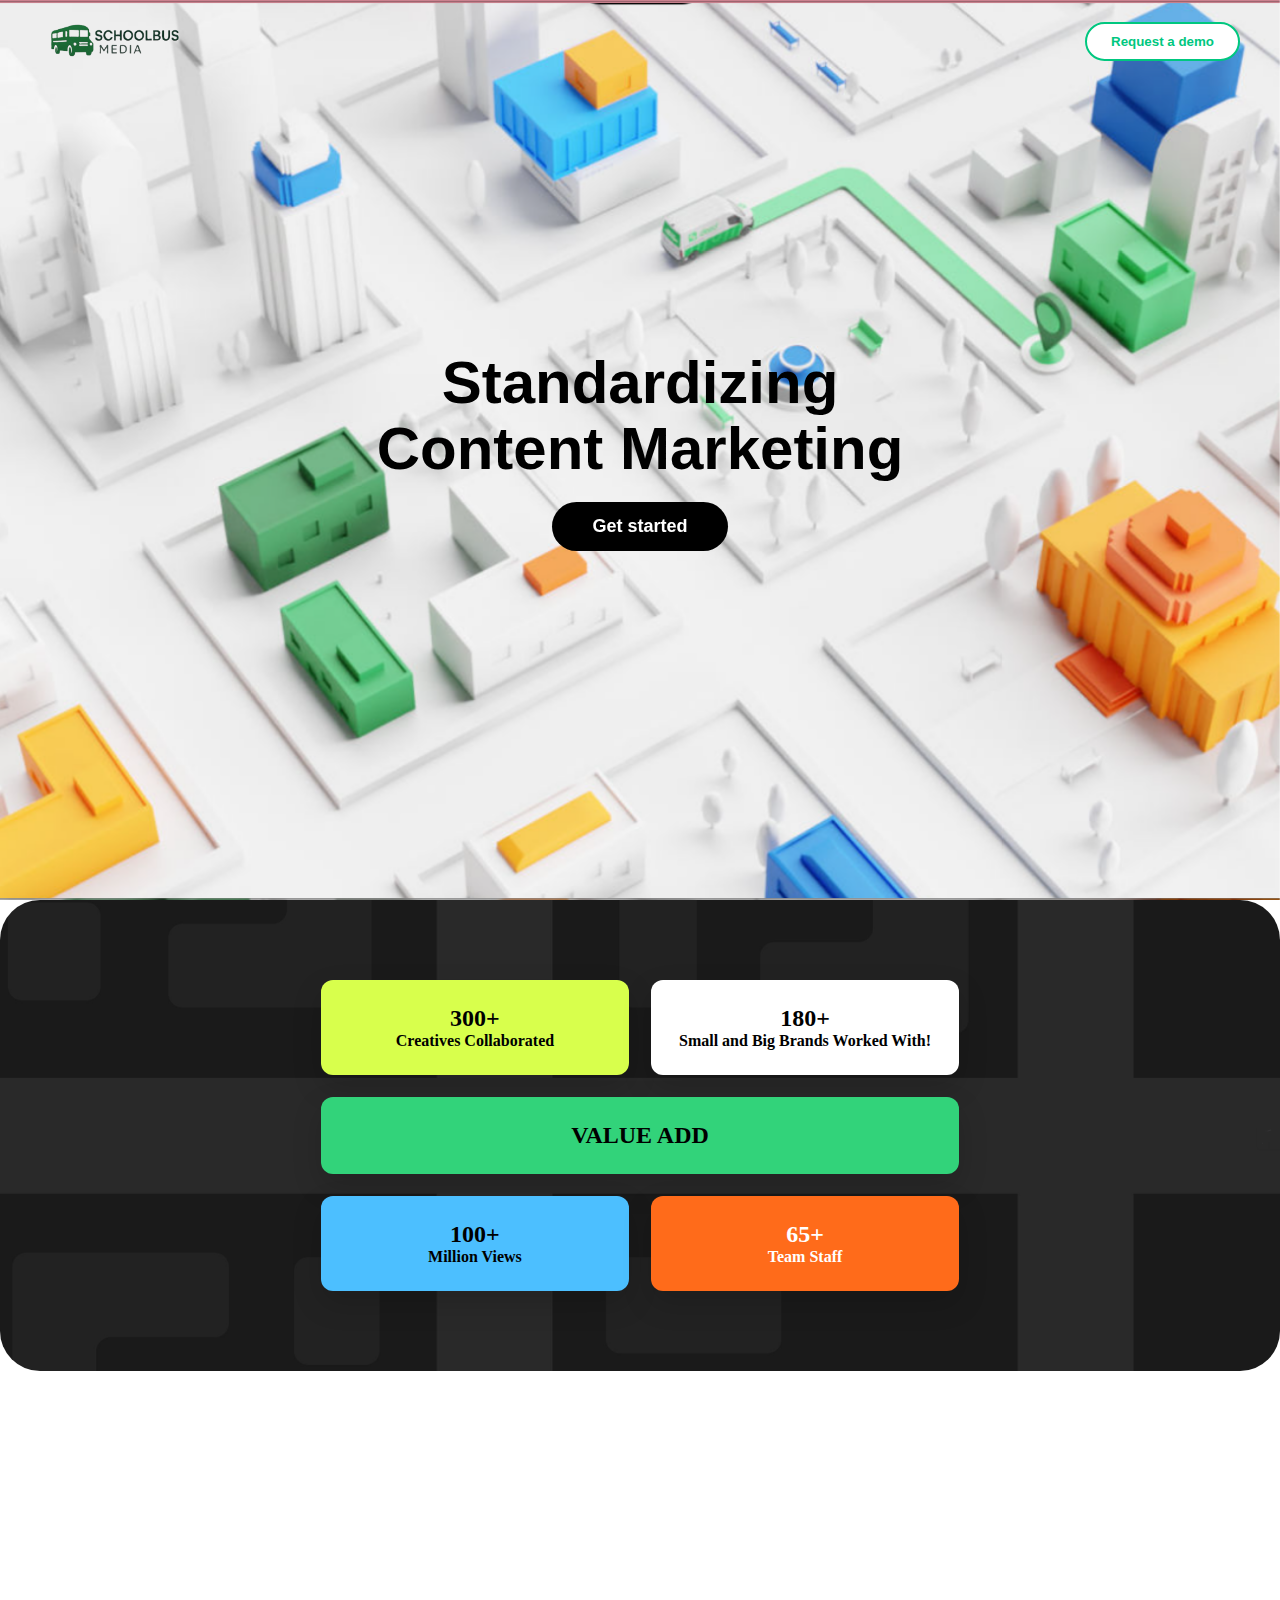
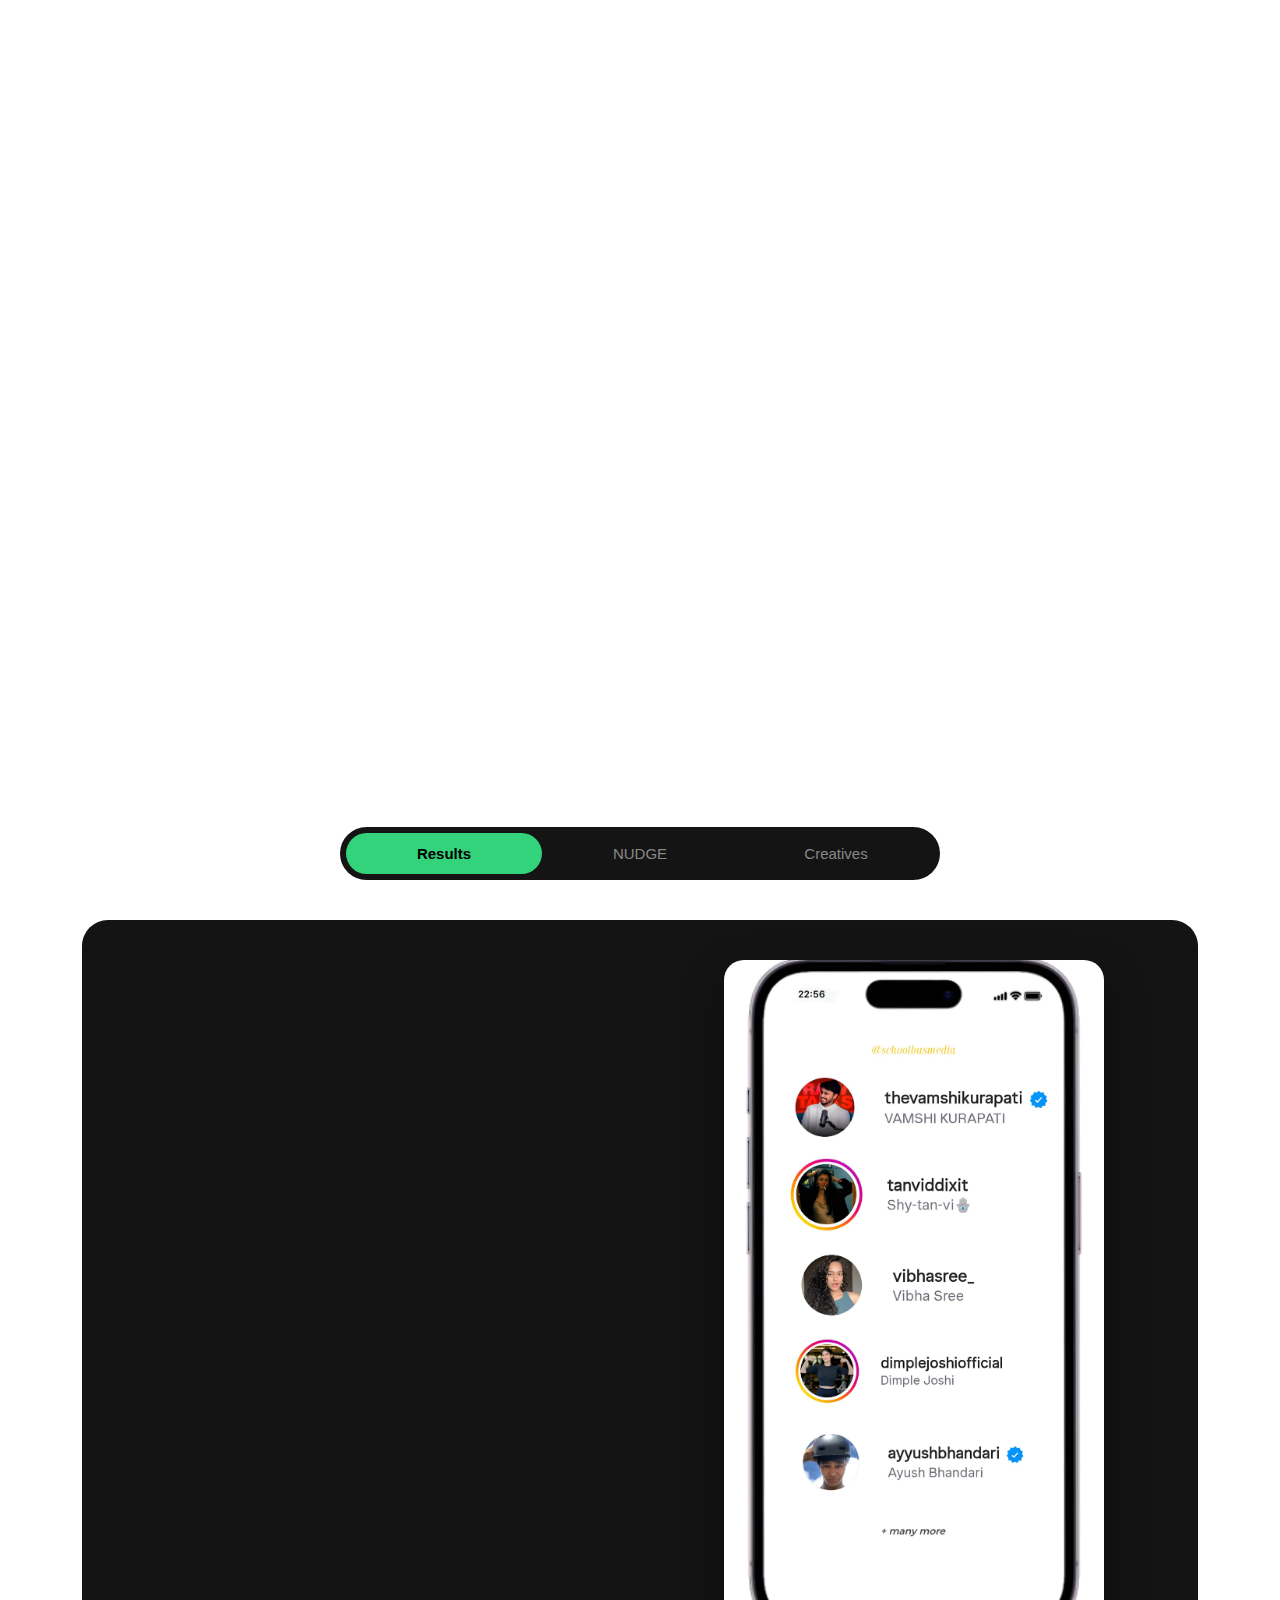
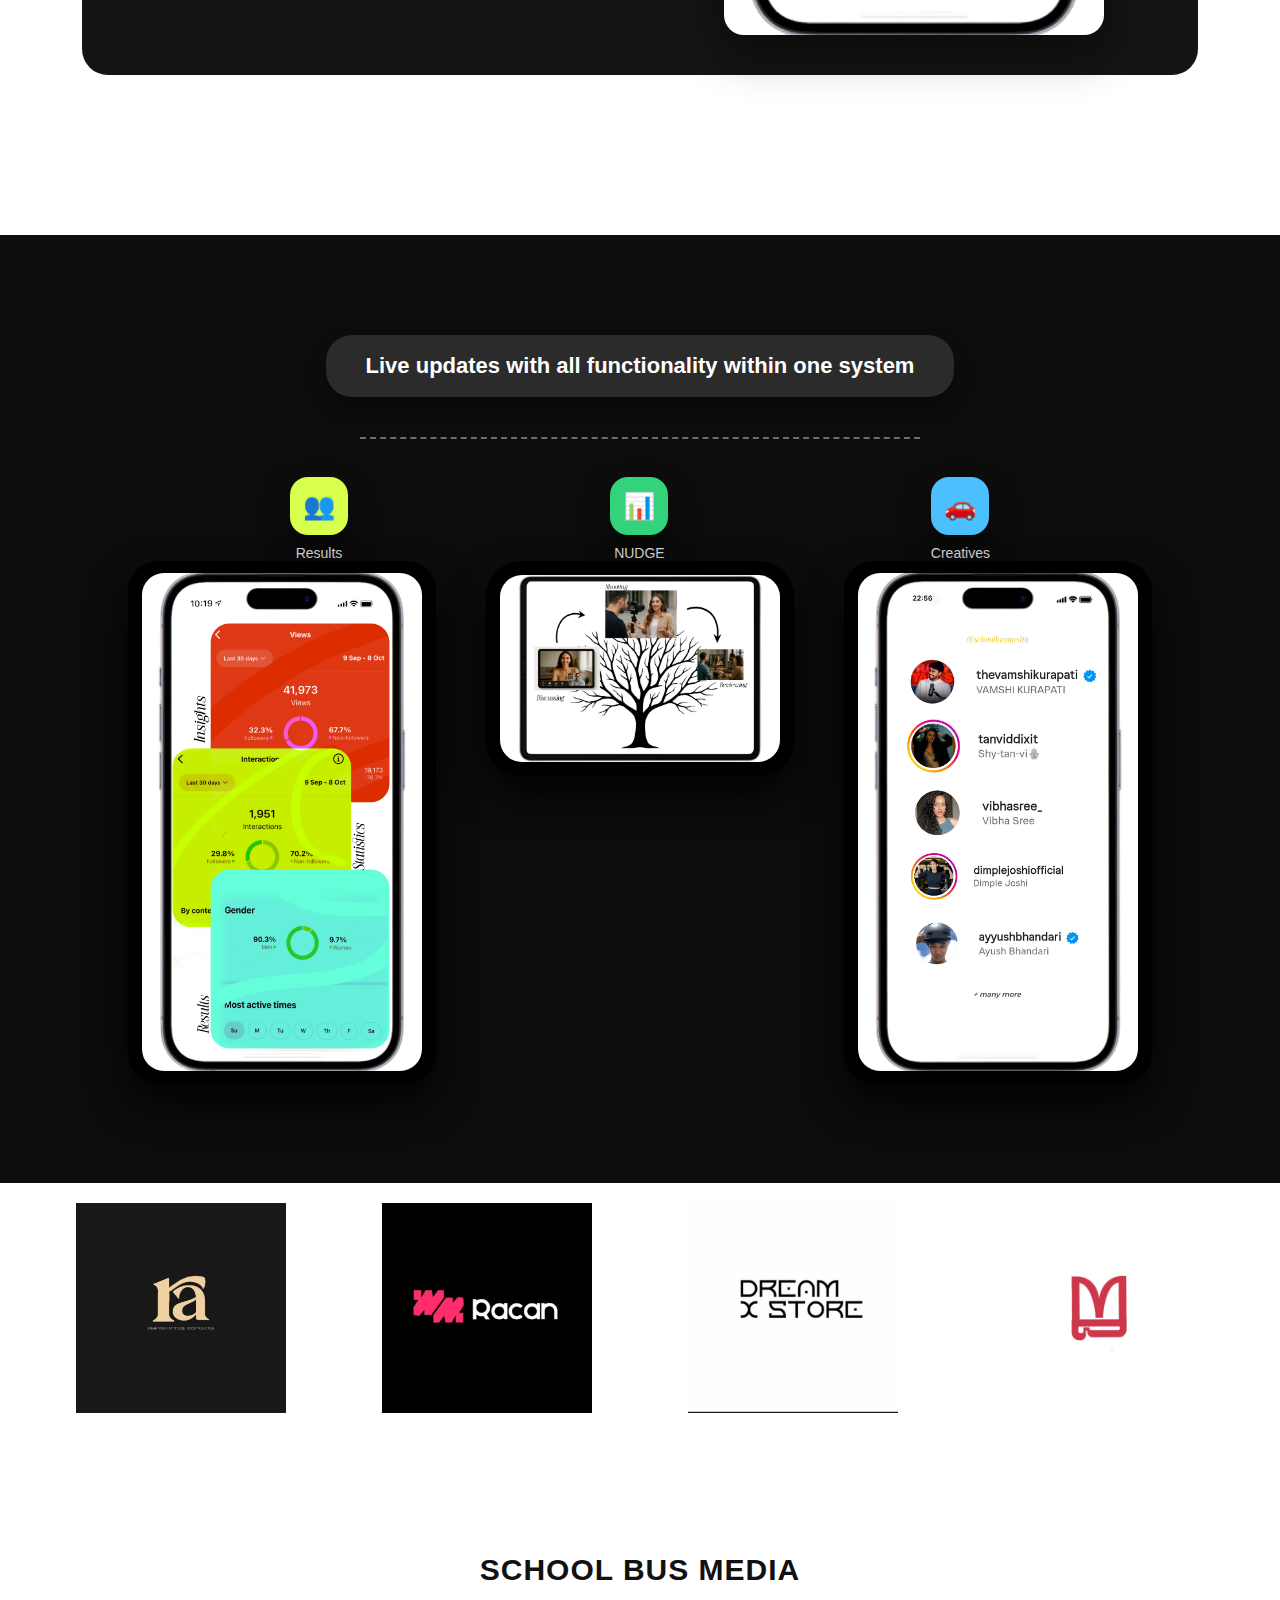
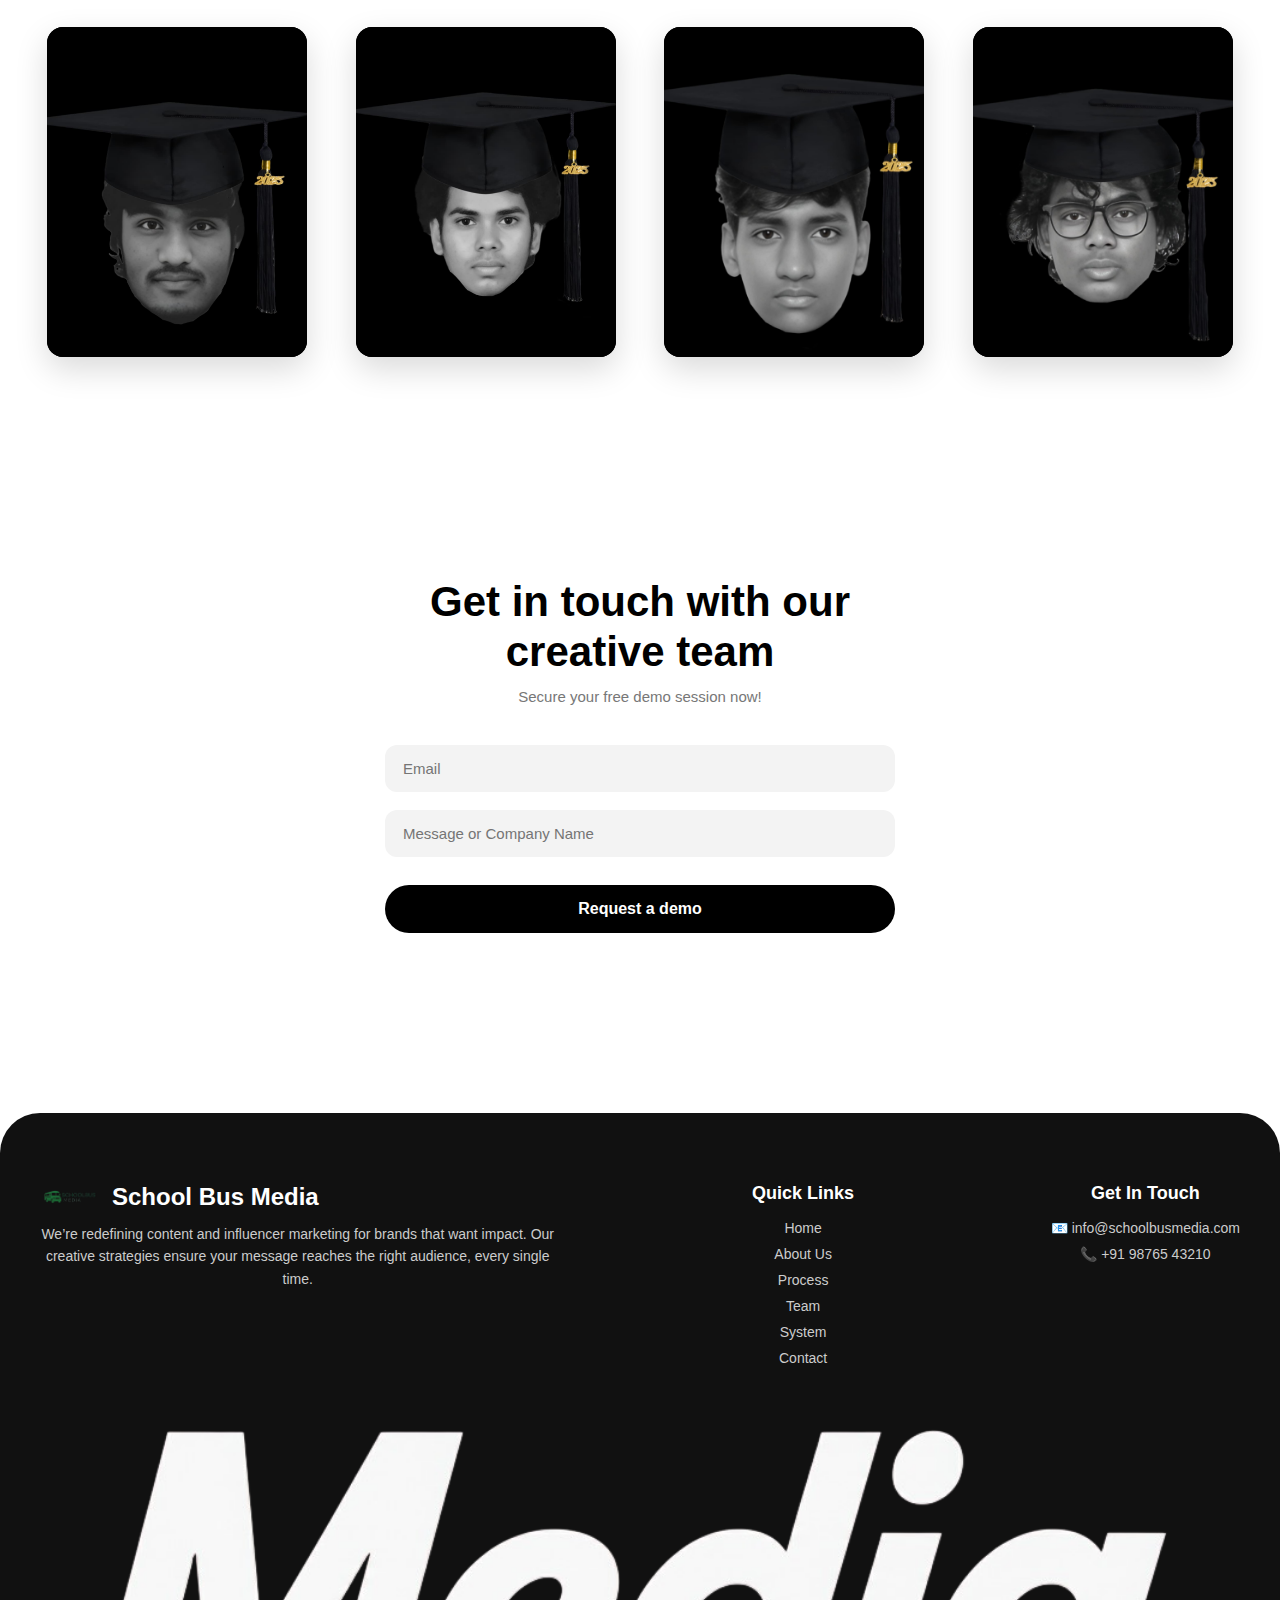
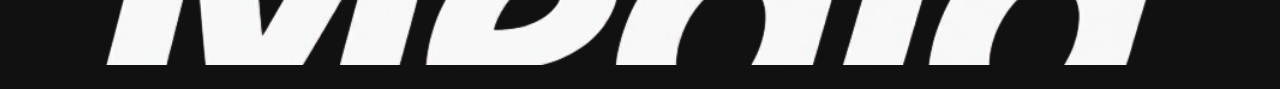
<file: index.html>
<!DOCTYPE html>
<html lang="en">
<head>
<meta charset="UTF-8" />
<meta name="viewport" content="width=device-width, initial-scale=1.0" />
  <title>SCHOOL BUS  MEDIA</title>
  <link rel="stylesheet" href="icon.jpg">
  <link rel="icon" type="image/png" href="icon.jpg">

<style>
/* ------------------- GLOBAL ------------------- */
* {
  margin: 0;
  padding: 0;
  box-sizing: border-box;
}
body {
  font-family: "Poppins", sans-serif;
  background: #fff;
  overflow-x: hidden;
}

/* ------------------- HEADER ------------------- */
header {
  width: 100%;
  position: absolute;
  top: 0;
  left: 0;
  padding: 20px 40px;
  display: flex;
  justify-content: space-between;
  align-items: center;
  z-index: 10;
}

.logo img {
  width: 150px;
}

.btn-demo {
  padding: 10px 24px;
  border-radius: 25px;
  border: 2px solid #00c77f;
  background: white;
  color: #00c77f;
  cursor: pointer;
  font-weight: 600;
  transition: all 0.3s ease;
}
.btn-demo:hover {
  background: #00c77f;
  color: #fff;
}

/* ------------------- HERO ------------------- */
.hero {
  width: 100%;
  height: 100vh;
  position: relative;
  display: flex;
  align-items: center;
  justify-content: center;
}

.hero-bg {
  position: absolute;
  inset: 0;
  width: 100%;
  height: 100%;
  overflow: hidden;
}

.tilt-card {
  width: 100%;
  height: 100%;
  transform-style: preserve-3d;
  transition: transform 0.2s ease-out;
  cursor: pointer;
}

.tilt-card img {
  width: 100%;
  height: 100%;
  object-fit: cover;
  pointer-events: none;
}

.hero-content {
  position: absolute;
  text-align: center;
  color: #000;
}

.hero h1 {
  font-size: 60px;
  font-weight: 800;
  line-height: 1.1;
}

.btn-started {
  margin-top: 20px;
  background: black;
  color: white;
  padding: 14px 40px;
  border-radius: 40px;
  border: none;
  cursor: pointer;
  font-size: 18px;
  font-weight: 600;
  transition: all 0.3s ease;
}
.btn-started:hover {
  background: #333;
}

/* ------------------- MOBILE ------------------- */
@media (max-width: 768px) {
  header {
    padding: 15px 20px;
  }
  .hero h1 {
    font-size: 34px;
  }
}

.value-add {
  width: 100%;
  padding: 80px 20px;
  background-image: url("2.png");
  background-size: cover;
  background-position: center;
  border-radius: 40px;
  display: flex;
  justify-content: center;
}

.va-container {
  width: 90%;
  display: flex;
  align-items: center;
  justify-content: center;
  gap: 60px;
  flex-wrap: wrap;
}


/* Left image */
.va-person img {
  width: 320px;
  height: 420px;
  object-fit: cover;
  border-radius: 14px;
  animation: floatImage 4s ease-in-out infinite;
}

@keyframes floatImage {
  0% { transform: translateY(0px); }
  50% { transform: translateY(-14px); }
  100% { transform: translateY(0px); }
}


/* RIGHT CARDS */
.va-stats {
  display: grid;
  grid-template-columns: repeat(2, 1fr);
  gap: 22px;
}

.va-card {
  padding: 25px 28px;
  border-radius: 12px;
  font-family: "Poppins";
  text-align: center;
  font-weight: 600;
  box-shadow: 0 12px 30px rgba(0, 0, 0, 0.15);
  transition: transform 0.3s ease;
}

/* FLOAT ANIMATION */
.float {
  animation: cardFloat 3s ease-in-out infinite;
}

.float.slow {
  animation: cardFloat 4.5s ease-in-out infinite;
}

@keyframes cardFloat {
  0% { transform: translateY(0px); }
  50% { transform: translateY(-12px); }
  100% { transform: translateY(0px); }
}


/* COLORS */
.yellow { background: #F9FF4B; color: #000; }
.white  { background: #fff; color: #000; }
.green  { background: #74E44A; color: #000; grid-column: span 2; }
.blue   { background: #4CBFFF; color: #000; }
.orange { background: #FF6B1A; color: #fff; }


/* RESPONSIVE */
@media (max-width: 900px) {
  .va-container { flex-direction: column; }
  .va-person img { width: 260px; height: 340px; }
}

@media (max-width: 600px) {
  .va-stats { grid-template-columns: 1fr; }
  .green { grid-column: span 1; }
}
.about-section {
  padding: 100px 20px;
  text-align: center;
  max-width: 900px;
  margin: auto;
}

.about-section h1 {
  font-size: 52px;
  font-weight: 700;
  margin-bottom: 20px;
  color: #000;
}

.about-section p {
  font-size: 17px;
  color: #333;
  max-width: 750px;
  margin: auto;
  line-height: 1.6;
}

/* CARD */
.about-card {
  margin: 60px auto 0;
  width: 85%;
  max-width: 1000px;
  height: 460px;
  border-radius: 25px;
  overflow: hidden;
  position: relative;
  transform: translateY(40px);
  opacity: 0;
}

.about-card img {
  width: 100%;
  height: 100%;
  object-fit: cover;
}

/* DARK GRADIENT OVERLAY */
.card-overlay {
  position: absolute;
  inset: 0;
  background: linear-gradient(
    to top,
    rgba(0,0,0,0.6),
    rgba(0,0,0,0)
  );
  z-index: 1;
}

/* TEXT INSIDE CARD */
.card-text {
  position: absolute;
  left: 40px;
  bottom: 40px;
  z-index: 2;
  text-align: left;
}

.card-text span {
  font-size: 14px;
  font-weight: 600;
  color: #d8ff49;
  letter-spacing: 1px;
}

.card-text h2 {
  font-size: 32px;
  font-weight: 700;
  color: #fff;
  margin-top: 10px;
}

/* ---------- SMOOTH FADE-UP ANIMATION (LIKE VIDEO) ---------- */

.fade-up {
  opacity: 0;
  transform: translateY(40px);
  transition: 0.8s ease-out;
}

.fade-up.visible {
  opacity: 1;
  transform: translateY(0);
}

.delay-1 { transition-delay: 0.2s; }
.delay-2 { transition-delay: 0.4s; }

/* -------- MOBILE -------- */
@media (max-width: 900px) {
  .about-section h1 {
    font-size: 40px;
  }
  .about-card {
    height: 360px;
  }
  .card-text {
    left: 25px;
    bottom: 25px;
  }
  .card-text h2 {
    font-size: 26px;
  }
}

@media (max-width: 600px) {
  .about-section h1 {
    font-size: 32px;
  }
  .about-card {
    width: 100%;
    height: 300px;
  }
  .card-text h2 {
    font-size: 22px;
  }
}
/* --- Tabs wrapper --- */
.nav-tabs {
  display: flex;
  justify-content: center;
  background: #141414;
  border-radius: 50px;
  margin: 60px auto 30px;
  overflow: hidden;
  width: 90%;
  max-width: 600px;
}

.nav-tabs .tab {
  flex: 1;
  text-align: center;
  padding: 14px 0;
  font-weight: 500;
  color: #bbbbbb;
  cursor: pointer;
  transition: all 0.3s ease;
  font-size: 14px;
}

.nav-tabs .tab.active {
  background: #32d37a;
  color: #000;
  font-weight: 600;
  border-radius: 50px;
}

/* --- Tab content layout --- */
.tab-content {
  display: none;
  width: 90%;
  max-width: 1200px;
  margin: 0 auto 60px;
  background: #141414;
  border-radius: 24px;
  padding: 40px;
  gap: 32px;
  align-items: center;
  transform: translateY(20px);
  opacity: 0;
}

.tab-content.active {
  display: flex;
  flex-wrap: wrap;
  opacity: 1;
  transform: translateY(0);
  animation: fadeSlideIn 0.5s ease-out;
}

/* Fade + slide effect when switching */
@keyframes fadeSlideIn {
  from {
    opacity: 0;
    transform: translateY(22px);
  }
  to {
    opacity: 1;
    transform: translateY(0);
  }
}

/* Left column: features */
.features {
  flex: 1 1 320px;
  padding-right: 20px;
}

.feature-item {
  display: flex;
  gap: 14px;
  margin-bottom: 20px;
  align-items: flex-start;
  opacity: 0;
  transform: translateY(15px);
  animation: featureFade 0.5s ease-out forwards;
}

.feature-item:nth-child(1) { animation-delay: 0.08s; }
.feature-item:nth-child(2) { animation-delay: 0.16s; }
.feature-item:nth-child(3) { animation-delay: 0.24s; }
.feature-item:nth-child(4) { animation-delay: 0.32s; }
.feature-item:nth-child(5) { animation-delay: 0.40s; }

@keyframes featureFade {
  to {
    opacity: 1;
    transform: translateY(0);
  }
}

.icon-box {
  width: 42px;
  height: 42px;
  border-radius: 12px;
  background: #1f1f1f;
  display: flex;
  align-items: center;
  justify-content: center;
  font-size: 20px;
}

.feature-item h3 {
  color: #ffffff;
  font-size: 15px;
  font-weight: 500;
}

/* Right column: image */
.image-box {
  flex: 1 1 320px;
  display: flex;
  justify-content: center;
  align-items: center;
}

.image-box img {
  width: 100%;
  max-width: 380px;
  border-radius: 22px;
  object-fit: cover;
  box-shadow: 0 18px 45px rgba(0, 0, 0, 0.45);
  animation: floatImg 4s ease-in-out infinite;
}

/* Soft floating motion on image */
@keyframes floatImg {
  0% { transform: translateY(0); }
  50% { transform: translateY(-10px); }
  100% { transform: translateY(0); }
}

/* --- System section (devices row) --- */
.system-section {
  text-align: center;
  padding: 100px 20px;
  background-color: #0d0d0d;
  display: flex;
  flex-direction: column;
  align-items: center;
  gap: 70px;
}

.title-box {
  background: #2b2b2b;
  padding: 16px 32px;
  border-radius: 20px;
  font-size: 18px;
  color: #fff;
}

/* Devices row */
.devices {
  display: flex;
  align-items: flex-end;
  justify-content: center;
  flex-wrap: wrap;
  gap: 60px;
  max-width: 1200px;
  width: 100%;
  position: relative;
}

/* Each device */
.device {
  display: flex;
  flex-direction: column;
  align-items: center;
  position: relative;
  animation: floatDevice 4.5s ease-in-out infinite;
}

.device:nth-child(2) { animation-delay: 0.4s; }
.device:nth-child(3) { animation-delay: 0.8s; }

@keyframes floatDevice {
  0% { transform: translateY(0); }
  50% { transform: translateY(-12px); }
  100% { transform: translateY(0); }
}

.device img {
  width: 100%;
  max-width: 280px;
  border-radius: 26px;
  background: #111;
  box-shadow: 0 18px 45px rgba(0, 0, 0, 0.55);
}

/* Labels above devices */
.device-label {
  position: absolute;
  top: -80px;
  display: flex;
  flex-direction: column;
  align-items: center;
  gap: 8px;
}

.device-label span {
  background: #222;
  padding: 9px 20px;
  border-radius: 12px;
  font-size: 13px;
  color: #fff;
}

/* Icon pill */
.icon.pill {
  width: 26px;
  height: 26px;
  border-radius: 8px;
  display: flex;
  align-items: center;
  justify-content: center;
  font-size: 15px;
  color: #000;
}

.icon.pill.yellow { background: #c6ff4d; }
.icon.pill.green  { background: #00c77f; }
.icon.pill.blue   { background: #3bb2ff; }

/* Vertical dotted connectors */
.connector {
  position: absolute;
  top: -60px;
  width: 2px;
  height: 60px;
  border-left: 2px dotted rgba(255, 255, 255, 0.4);
}

/* Horizontal dotted line across */
.devices::before {
  content: "";
  position: absolute;
  top: -60px;
  left: 10%;
  width: 80%;
  border-top: 2px dotted rgba(255, 255, 255, 0.4);
}

/* --- Responsive --- */
@media (max-width: 900px) {
  .tab-content {
    flex-direction: column;
    padding: 30px 24px;
  }
  .features {
    padding-right: 0;
  }
  .image-box {
    order: -1;
    margin-bottom: 20px;
  }
}

@media (max-width: 768px) {
  .system-section {
    padding: 70px 20px;
  }
  .devices {
    flex-direction: column;
    gap: 90px;
  }
  .devices::before,
  .connector {
    display: none;
  }
  .device img {
    max-width: 260px;
  }
  .device-label {
    top: -70px;
  }
}
        /* --- Section Background --- */
.system-section {
  background: #0d0d0d;
  padding: 80px 20px 100px;
  color: #fff;
  text-align: center;
}

/* --- Wrapper --- */
.system-wrapper {
  max-width: 1200px;
  margin: 0 auto;
}

/* --- Title Bubble --- */
.system-title {
  display: inline-block;
  padding: 18px 40px;
  background: #2b2b2b;
  border-radius: 26px;
  font-size: 22px;
  font-weight: 600;
  margin-bottom: 40px;
  box-shadow: 0 10px 20px rgba(0,0,0,0.4);
}

/* --- Top icons row with dotted connector --- */
.system-top-icons {
  display: flex;
  justify-content: space-between;
  align-items: flex-start;
  margin: 0 auto 50px;
  max-width: 700px;
  position: relative;
  padding-top: 40px;
}

/* dotted line */
.system-top-icons::before {
  content: "";
  position: absolute;
  top: 0;
  left: 10%;
  right: 10%;
  border-top: 2px dashed rgba(255,255,255,0.4);
}

.icon-block {
  display: flex;
  flex-direction: column;
  align-items: center;
}

.icon-box {
  width: 58px;
  height: 58px;
  border-radius: 18px;
  display: flex;
  justify-content: center;
  align-items: center;
  font-size: 26px;
  color: #000;
  margin-bottom: 10px;
  box-shadow: 0 15px 30px rgba(0,0,0,0.5);
}

.yellow { background: #d8ff4c; }
.green  { background: #32d37a; }
.blue   { background: #4cbfff; }

.icon-block p {
  font-size: 14px;
  color: #dcdcdc;
}

/* --- 3 Columns layout --- */
.system-columns {
  display: grid;
  grid-template-columns: repeat(3, 1fr);
  gap: 50px;
}

/* Device styling */
.device {
  padding: 12px;
  background: #000;
  border-radius: 30px;
  box-shadow: 0 20px 40px rgba(0,0,0,0.65);
  animation: float 4.5s ease-in-out infinite;
}

.device img {
  width: 100%;
  display: block;
  border-radius: 22px;
}

.device.tablet {
  padding: 14px;
  border-radius: 36px;
}

@keyframes float {
  0% { transform: translateY(0); }
  50% { transform: translateY(-14px); }
  100% { transform: translateY(0); }
}

/* --- Responsive --- */
@media (max-width: 900px) {
  .system-columns {
    grid-template-columns: 1fr;
    gap: 40px;
  }

  .system-top-icons {
    max-width: 450px;
  }
}

@media (max-width: 600px) {
  .system-title {
    font-size: 18px;
    padding: 14px 25px;
  }

  .icon-box {
    width: 48px;
    height: 48px;
    font-size: 22px;
  }
}
/* ===== MAIN WRAPPER ===== */
.team-gallery {
  max-width: 1250px;
  margin: 100px auto;
  padding: 20px;
  text-align: center;
}

.team-gallery h2 {
  font-size: 30px;
  font-weight: 700;
  margin-bottom: 40px;
  letter-spacing: 1px;
  color: #111;
}

/* ===== GRID ===== */
.team-grid {
  display: grid;
  grid-template-columns: repeat(auto-fit, minmax(260px, 1fr));
  gap: 25px;
  justify-items: center;
}

/* ===== CARD ===== */
.team-card {
  position: relative;
  width: 260px;
  height: 330px;
  border-radius: 16px;
  overflow: hidden;
  background: #000;
  cursor: pointer;
  box-shadow: 0 12px 32px rgba(0,0,0,0.15);
  transition: transform 0.35s ease, box-shadow 0.3s ease;
}

.team-card:hover {
  transform: translateY(-10px);
  box-shadow: 0 20px 40px rgba(0,0,0,0.25);
}

.team-card img {
  width: 100%;
  height: 100%;
  object-fit: cover;
  transition: 0.45s ease;
}

.team-card:hover img {
  transform: scale(1.08);
  filter: brightness(0.4);
}

/* ===== OVERLAY CONTENT ===== */
.team-info {
  position: absolute;
  inset: 0;
  padding: 22px;
  display: flex;
  flex-direction: column;
  justify-content: flex-end;
  text-align: left;
  color: #fff;
  opacity: 0;
  transition: opacity 0.45s ease;
}

.team-card:hover .team-info {
  opacity: 1;
}

.team-info h3 {
  font-size: 17px;
  font-weight: 600;
  color: #00ff88;
  margin-bottom: 4px;
}

.team-info h4 {
  font-size: 16px;
  margin-bottom: 10px;
}

.team-info p {
  font-size: 13px;
  line-height: 1.5;
  color: #ddd;
}

/* ===== MOBILE ===== */
@media (max-width: 480px) {
  .team-card {
    width: 100%;
    height: 290px;
  }
}
/* -------------------- FOOTER -------------------- */
.footer {
  background: #111;
  color: #fff;
  padding: 70px 20px 20px;
  margin-top: 80px;
  border-radius: 40px 40px 0 0;
}

.footer-container {
  max-width: 1200px;
  margin: auto;
  display: flex;
  justify-content: space-between;
  flex-wrap: wrap;
  gap: 40px;
}

.footer-about {
  flex: 1 1 280px;
}

.footer-logo {
  display: flex;
  align-items: center;
  gap: 12px;
  margin-bottom: 12px;
}

.footer-logo img {
  width: 60px;
  height: auto;
}

.footer-about p {
  font-size: 14px;
  line-height: 1.6;
  color: #ccc;
}

.footer-links {
  flex: 1 1 180px;
}

.footer-links h3,
.footer-contact h3 {
  margin-bottom: 16px;
  font-size: 18px;
  font-weight: 600;
}

.footer-links ul,
.footer-contact ul {
  list-style: none;
}

.footer-links li,
.footer-contact li {
  margin-bottom: 10px;
  font-size: 14px;
  color: #ccc;
}

.footer-links a {
  text-decoration: none;
  color: #ccc;
  transition: 0.3s;
}

.footer-links a:hover {
  color: #32d37a;
}

/* Social icons */
.footer-social {
  display: flex;
  gap: 12px;
  margin-top: 14px;
}

.social {
  width: 34px;
  height: 34px;
  border-radius: 50%;
  background: #222;
  display: inline-block;
  position: relative;
  transition: 0.3s;
}

.social:hover {
  background: #32d37a;
}

/* Footer bottom */
.footer-bottom {
  text-align: center;
  margin-top: 40px;
  border-top: 1px solid #222;
  padding-top: 20px;
}

.footer-bottom p {
  font-size: 13px;
  color: #aaa;
}

.footer-bottom span {
  color: #32d37a;
}

.footer-bottom a {
  font-size: 13px;
  color: #999;
  margin-left: 10px;
  text-decoration: none;
}

.footer-bottom a:hover {
  color: #32d37a;
}

/* Responsive */
@media (max-width: 768px) {
  .footer {
    padding: 60px 20px 20px;
  }
  .footer-container {
    flex-direction: column;
    text-align: left;
  }
}
/* CONTACT SECTION */
.contact-section {
  text-align: center;
  padding: 100px 20px;
  max-width: 550px;
  margin: auto;
}

.contact-section h1 {
  font-size: 42px;
  font-weight: 800;
  color: #000;
  line-height: 1.2;
  margin-bottom: 10px;
}

.contact-section p {
  font-size: 15px;
  color: #777;
  margin-bottom: 40px;
}

/* FORM */
.contact-form {
  display: flex;
  flex-direction: column;
  gap: 18px;
}

.contact-form input {
  width: 100%;
  padding: 15px 18px;
  border-radius: 12px;
  background: #f3f3f3;
  border: none;
  outline: none;
  font-size: 15px;
  transition: 0.3s;
}

.contact-form input:focus {
  background: #fff;
  box-shadow: 0 0 0 2px #00c77f;
}

.contact-form button {
  margin-top: 10px;
  background: #000;
  color: #fff;
  padding: 15px;
  font-size: 16px;
  font-weight: 600;
  border-radius: 30px;
  cursor: pointer;
  border: none;
  transition: 0.3s;
}

.contact-form button:hover {
  background: #00c77f;
  color: #000;
}

/* MOBILE */
@media (max-width: 480px) {
  .contact-section h1 {
    font-size: 32px;
  }
}
/* =======================================================
   VALUE ADD — MOBILE REDESIGN (MATCHES YOUR SCREENSHOT)
   ======================================================= */
@media (max-width: 768px) {

  /* SECTION BACKGROUND */
  .value-add {
    width: 100%;
    padding: 0;
    background-size: cover;
    background-position: center;
    border-radius: 0;
  }

  /* CENTER STACK LAYOUT */
  .va-container {
    width: 100%;
    padding: 0px;
    display: flex;
    flex-direction: column;
    align-items: center;
  }

  /* STACK VERTICAL CARDS */
  .va-stats {
    width: 100%;
    display: flex;
    flex-direction: column;
    gap: 60px;       /* identical space as screenshot */
    padding: 0 20px;
    margin-top: 40px;
  }

  /* CARD STYLE */
  .va-card {
    width: 92%;
    padding: 50px 28px;
    border-radius: 40px;
    box-shadow: none;
    text-align: left;
    animation: none !important;
  }

  /* CARD TITLE */
  .va-card h2 {
    font-size: 45px;
    font-weight: 800;
    margin-bottom: 6px;
    color: #000;
  }

  /* CARD SUBTEXT */
  .va-card p {
    font-size: 16px;
    color: #333;
    margin-top: 4px;
    max-width: 80%;
    line-height: 1.4;
  }

  /* EXACT COLORS FROM SCREENSHOT */
  .blue { background: #58baff !important; color: #000; }
  .yellow { background: #d8ff49 !important; color: #000; }
  .green { background: #d8ff49 !important; color: #000; text-align:center; }
  .white { background: #ffffff !important; color: #000; }
  .orange { background: #ff6b1a !important; color: #fff; }

  /* REMOVE FLOATING ANIMATIONS */
  .float, .float.slow {
    animation: none !important;
  }
}
/* ========================================== */
/*                TAB SECTION                 */
/* ========================================== */
.full-tab-section {
  padding: 60px 20px;
}

/* Navigation Tabs */
.nav-tabs {
  display: flex;
  justify-content: center;
  background: #141414;
  border-radius: 50px;
  margin: 0 auto 40px;
  width: 90%;
  max-width: 600px;
  padding: 6px;
}

.nav-tabs .tab {
  flex: 1;
  text-align: center;
  padding: 12px 0;
  font-size: 15px;
  cursor: pointer;
  color: #888;
  border-radius: 40px;
  transition: 0.3s;
}

.nav-tabs .tab.active {
  background: #32d37a;
  color: #000;
  font-weight: 600;
}

/* Tab Content Layout */
.tab-content {
  display: none;
  background: #141414;
  padding: 40px;
  border-radius: 26px;
  margin-bottom: 40px;
  align-items: center;
  gap: 40px;
}

.tab-content.active {
  display: flex;
}

/* Features list */
.features {
  flex: 1;
}

.feature-item {
  display: flex;
  align-items: flex-start;
  gap: 14px;
  margin-bottom: 20px;
}

.icon-box {
  width: 45px;
  height: 45px;
  background: #222;
  border-radius: 14px;
  display: flex;
  align-items: center;
  justify-content: center;
  font-size: 22px;
  color: white;
}

.feature-item h3 {
  font-size: 15px;
  color: white;
  line-height: 1.4;
}

/* Right image */
.image-box {
  flex: 1;
  display: flex;
  justify-content: center;
}

.image-box img {
  width: 100%;
  max-width: 380px;
  border-radius: 20px;
}



/* ========================================== */
/*            SYSTEM SECTION                  */
/* ========================================== */

.system-section {
  background: #0d0d0d;
  padding: 100px 20px;
  color: #fff;
  text-align: center;
}

.system-title {
  background: #2b2b2b;
  padding: 18px 40px;
  border-radius: 26px;
  display: inline-block;
  font-size: 22px;
  font-weight: 600;
  margin-bottom: 40px;
}

.system-top-icons {
  display: flex;
  justify-content: space-between;
  max-width: 700px;
  margin: auto;
  padding-top: 40px;
  position: relative;
}

.system-top-icons::before {
  content: "";
  position: absolute;
  top: 0;
  left: 10%;
  right: 10%;
  border-top: 2px dashed rgba(255,255,255,0.4);
}

.icon-block {
  display: flex;
  flex-direction: column;
  align-items: center;
}

.icon-box {
  width: 58px;
  height: 58px;
  border-radius: 18px;
  display: flex;
  justify-content: center;
  align-items: center;
  margin-bottom: 10px;
  font-size: 26px;
}

.yellow { background: #d8ff4c; }
.green  { background: #32d37a; }
.blue   { background: #4cbfff; }



/* ========================================== */
/*           MOBILE RESPONSIVE                */
/* ========================================== */
@media (max-width: 768px) {

  .nav-tabs {
    padding: 4px;
    margin-bottom: 20px;
  }

  .tab-content {
    flex-direction: column;
    padding: 30px 24px;
  }

  .image-box img {
    max-width: 300px;
  }

  .system-top-icons {
    gap: 20px;
  }

  .system-top-icons::before {
    display: none;
  }
}
/* Hide mobile version on desktop */
.system-mobile {
  display: none;
}

/* --- MOBILE RESPONSIVE --- */
@media (max-width: 768px) {

  /* hide desktop 3-columns + desktop icons */
  .system-columns,
  .system-top-icons {
    display: none !important;
  }

  /* enable mobile stacked */
  .system-mobile {
    display: flex;
    flex-direction: column;
    gap: 80px;
    margin-top: 50px;
    align-items: center;
  }

  .system-block {
    display: flex;
    flex-direction: column;
    align-items: center;
    gap: 18px;
  }

  .icon-box {
    width: 80px;
    height: 80px;
    border-radius: 22px;
    display: flex;
    align-items: center;
    justify-content: center;
    font-size: 34px;
    color: #000;
    box-shadow: 0px 10px 30px rgba(0,0,0,0.5);
  }

  .yellow { background: #d8ff49; }
  .green  { background: #32d37a; }
  .blue   { background: #4cbfff; }

  .label {
    font-size: 15px;
    color: white;
  }

  .dotted-line {
    width: 2px;
    height: 60px;
    background-image: linear-gradient(
      to bottom,
      rgba(255,255,255,0.5) 50%,
      rgba(255,255,255,0) 50%
    );
    background-size: 2px 12px;
  }

  .mobile-device {
    width: 85%;
    max-width: 340px;
    border-radius: 22px;
    box-shadow: 0px 18px 45px rgba(0,0,0,0.6);
  }
}
/* Desktop grid remains same */
.desktop-only {
  display: grid;
}

/* MOBILE SLIDER */
.team-slider {
  display: none; /* hidden on desktop */
}

/* MOBILE RESPONSIVE */
@media (max-width: 768px) {

  .desktop-only {
    display: none !important;
  }

  .team-slider {
    display: flex;
    gap: 20px;
    overflow-x: scroll;
    scroll-snap-type: x mandatory;
    padding: 10px;
    scroll-behavior: smooth;
    -webkit-overflow-scrolling: touch;
  }

  /* Auto slider smooth effect */
  .team-slider::-webkit-scrollbar {
    display: none;
  }

  .team-card {
    flex: 0 0 80%;
    max-width: 80%;
    height: auto;
    border-radius: 18px;
    overflow: hidden;
    scroll-snap-align: center;
    background: #000;
    box-shadow: 0px 10px 30px rgba(0,0,0,0.5);
  }

  .team-card img {
    width: 100%;
    height: 300px;
    object-fit: cover;
  }

  .team-info {
    padding: 18px;
    color: white;
    text-align: left;
  }

  .team-info h3 {
    font-size: 15px;
    color: #00ff88;
    margin-bottom: 6px;
  }

  .team-info h4 {
    font-size: 18px;
    margin-bottom: 8px;
  }

  .team-info p {
    font-size: 14px;
    color: #dcdcdc;
    line-height: 1.5;
  }
}

.footer-big-logo img {
  height: 100%;
  width: 100%;
margin-left: 50px;
  object-fit: cover;
  margin-top:-20;
}
.trusted-section {
  text-align: center;
  padding: 50px 20px;
}

.trusted-section h1 {
  font-size: 36px;
  font-weight: 700;
  margin-bottom: 40px;
}

/* ======== Responsive Grid ======== */
.trusted-grid {
  display: grid;
  gap: 25px;
  grid-template-columns: repeat(auto-fit, minmax(250px, 1fr));
  max-width: 1200px;
  margin: auto;
}

/* ======== Card ======== */
.trusted-card {
  background: #ffffff;
  border-radius: 18px;
  padding: 20px;
  display: flex;
  align-items: center;
  justify-content: center;

  /* Increased height for your large images */
  height: 250px;

  transition: all 0.3s ease;
}

.trusted-card img {
  width: 100%;
  height: 100%;
  object-fit: contain;  /* NO stretching */
}

/* Hover */
.trusted-card:hover {
  transform: translateY(-5px);
  box-shadow: 0 10px 25px rgba(0,0,0,0.1);
}

/* ======== Mobile ======== */
@media (max-width: 480px) {
  .trusted-section h1 {
    font-size: 28px;
  }

  .trusted-card {
    height: 180px;  /* better for small screens */
    padding: 15px;
  }
}
/* ===== FIXED FULL TAB SECTION ===== */
.full-tab-section {
  padding: 60px 20px;
  margin-bottom: 60px !important;
}

/* ===== FIXED ABOUT CARD (NO MORE SPACING BUG) ===== */
.about-card {
  margin: 60px auto 0;
  width: 85%;
  max-width: 1000px;
  height: 460px;
  border-radius: 25px;
  overflow: hidden;
  position: relative;
}

/* ===== KEEP EXISTING ANIMATION ===== */
.fade-up {
  opacity: 0;
  transform: translateY(40px);
  transition: 0.8s ease-out;
}

.fade-up.visible {
  opacity: 1;
  transform: translateY(0);
}

.delay-1 { transition-delay: 0.2s; }
.delay-2 { transition-delay: 0.4s; }



</style>
</head>

<body>

<!-- ---------------- HEADER ---------------- -->
<header>
  <div class="logo">
    <img src="logo r.png" alt="SchoolBus Media">
  </div>

  <button class="btn-demo">Request a demo</button>
</header>

<!-- ---------------- HERO SECTION ---------------- -->
<section id="home" class="hero">

  <div class="hero-bg">
    <div class="tilt-card" id="tilt">
      <img src="3d.png" />
    </div>
  </div>

  <div class="hero-content">
    <h1>Standardizing<br>Content Marketing</h1>
    <button class="btn-started">Get started</button>
  </div>

</section>

<section id="about" class="value-add">
  <div class="va-container">



    <div class="va-stats">

      <div class="va-card yellow float">
        <h2>300+</h2>
        <p>Creatives Collaborated</p>
      </div>

      <div class="va-card white float">
        <h2>180+</h2>
        <p>Small and Big Brands Worked With!</p>
      </div>

      <div class="va-card green float slow">
        <h2>VALUE ADD</h2>
      </div>

      <div class="va-card blue float">
        <h2>100+</h2>
        <p>Million Views</p>
      </div>

      <div class="va-card orange float slow">
        <h2>65+</h2>
        <p>Team Staff</p>
      </div>

    </div>
  </div>
</section>

<section id="process" class="about-section">

  <h1 class="fade-up">WE’RE NOT A SOCIAL MEDIA CHOR</h1>

  <p class="fade-up delay-1">
    School Bus Media is a leading influencer and content marketing company connecting brands with the right audiences 
    through impactful storytelling. We empower businesses with creative marketing solutions that drive engagement and 
    growth while helping influencers secure meaningful collaborations, creating a balanced ecosystem of innovation, 
    visibility, and authentic brand communication.
  </p>

  <div class="about-card fade-up delay-2">
    <img src="2.png" alt="Delivery system image">

    <div class="card-overlay"></div>

    <div class="card-text">
      <span>Discover now</span>
      <h2>How the delivery<br>system works</h2>
    </div>
  </div>

</section >
<!-- ============================ -->
<!--         TAB SECTION          -->
<!-- ============================ -->
<section class="full-tab-section" style=" margin-bottom: 60%;">


  <!-- Navigation Tabs -->
  <div class="nav-tabs">
    <div class="tab active" data-index="0">Results</div>
    <div class="tab" data-index="1">NUDGE</div>
    <div class="tab" data-index="2">Creatives</div>
  </div>

  <!-- TAB 1 -->
  <div class="tab-content active">
    <div class="features">
      <div class="feature-item">
        <div class="icon-box">📦</div>
        <h3>Identifying influencers matching the brand’s vibe.</h3>
      </div>

      <div class="feature-item">
        <div class="icon-box">🔄</div>
        <h3>Getting insights and stats of the influencer.</h3>
      </div>

      <div class="feature-item">
        <div class="icon-box">📊</div>
        <h3>Informing influencers about the brand.</h3>
      </div>

      <div class="feature-item">
        <div class="icon-box">🧾</div>
        <h3>Discussing promotions and understanding narratives.</h3>
      </div>

      <div class="feature-item">
        <div class="icon-box">🗺️</div>
        <h3>Aligning influencer and brand on the same page.</h3>
      </div>
    </div>

    <div class="image-box">
      <img src="Creatives.jpg" alt="Driver App Screenshot">
    </div>
  </div>

  <!-- TAB 2 -->
  <div class="tab-content">
    <div class="features">
      <div class="feature-item"><div class="icon-box">📍</div><h3>Understanding marketing objectives.</h3></div>
      <div class="feature-item"><div class="icon-box">📦</div><h3>Aligning narratives with influencers.</h3></div>
      <div class="feature-item"><div class="icon-box">📈</div><h3>Creating content creatively.</h3></div>
      <div class="feature-item"><div class="icon-box">🔁</div><h3>Adding personal touch for authenticity.</h3></div>
      <div class="feature-item"><div class="icon-box">🚚</div><h3>Finalizing all elements together.</h3></div>
    </div>

    <div class="image-box">
      <img src="NUDGE.jpg" alt="Dashboard Screenshot">
    </div>
  </div>

  <!-- TAB 3 -->
  <div class="tab-content">
    <div class="features">
      <div class="feature-item"><div class="icon-box">✉️</div><h3>Brand reaches millions through campaigns.</h3></div>
      <div class="feature-item"><div class="icon-box">🎨</div><h3>Setting marketing standards.</h3></div>
      <div class="feature-item"><div class="icon-box">📦</div><h3>Using Instagram collab features.</h3></div>
      <div class="feature-item"><div class="icon-box">💳</div><h3>Providing post-campaign insights.</h3></div>
      <div class="feature-item"><div class="icon-box">📍</div><h3>Building long-term relationships.</h3></div>
    </div>

    <div class="image-box">
      <img src="Creatives.jpg" alt="Customer Portal Screenshot">
    </div>
  </div>


</section>




<section class="system-section">
  <div class="system-wrapper">

    <!-- Title -->
    <div id="system" class="system-title">
      Live updates with all functionality within one system
    </div>

    <!-- DESKTOP ICONS (unchanged) -->
    <div class="system-top-icons">
      <div class="icon-block">
        <div class="icon-box yellow">👥</div>
        <p>Results</p>
      </div>

      <div class="icon-block">
        <div class="icon-box green">📊</div>
        <p>NUDGE</p>
      </div>

      <div class="icon-block">
        <div class="icon-box blue">🚗</div>
        <p>Creatives</p>
      </div>
    </div>

    <!-- MOBILE STACKED VERSION -->
    <div class="system-mobile">

      <!-- Block 1 -->
      <div class="system-block">
        <div class="icon-box yellow">👥</div>
        <p class="label">Results</p>

        <div class="dotted-line"></div>

        <img class="mobile-device" src="Results.jpg" alt="Results">
      </div>

      <!-- Block 2 -->
      <div class="system-block">
        <div class="icon-box green">📊</div>
        <p class="label">NUDGE</p>

        <div class="dotted-line"></div>

        <img class="mobile-device" src="NUDGE.jpg" alt="Dashboard">
      </div>

      <!-- Block 3 -->
      <div class="system-block">
        <div class="icon-box blue">🚗</div>
        <p class="label">Creatives</p>

        <div class="dotted-line"></div>

        <img class="mobile-device" src="Creatives.jpg" alt="Creatives">
      </div>

    </div>

    <!-- DESKTOP 3 COLUMNS (original) -->
    <div class="system-columns">

      <div class="sys-col">
        <div class="device">
          <img src="Results.jpg" alt="Consumer Portal">
        </div>
      </div>

      <div class="sys-col">
        <div class="device tablet">
          <img src="NUDGE.jpg" alt="Dashboard">
        </div>
      </div>

      <div class="sys-col">
        <div class="device">
          <img src="Creatives.jpg" alt="Driver App">
        </div>
      </div>

    </div>

  </div>
</section>



    <div class="trusted-grid">

        <!-- Item 1 -->
        <div class="trusted-card">
            <img src="trust1.jpeg" alt="Logo 1">
        </div>

        <!-- Item 2 -->
        <div class="trusted-card">
            <img src="trust2.png" alt="Logo 2">
        </div>

        <!-- Item 3 -->
        <div class="trusted-card">
            <img src="trust3.jpeg" alt="Team Image">
        </div>

        <!-- Item 4 -->
        <div class="trusted-card">
            <img src="trust4.jpeg" alt="UPS Plane">
        </div>



    </div>
</section>

<script src="script.js">
    // JS not required for this section
console.log("Trusted by section loaded");

</script>

<section class="team-gallery" id="team">
  <h2>SCHOOL BUS MEDIA</h2>

  <!-- MOBILE SLIDER -->
  <div class="team-slider">

    <div class="team-card">
      <img src="1.jpg" alt="Navneet - Creative Designing Lead">
      <div class="team-info">
        <h3>Creative Designing Lead</h3>
        <h4>Navneet</h4>
        <p>At SchoolBusMedia, Navneet is the master of creativity blended with attention in the times of zoned-out consumers.</p>
      </div>
    </div>

    <div class="team-card">
      <img src="2.jpg" alt="Abhiram - Research Specialist">
      <div class="team-info">
        <h3>Research & Publishing Specialist</h3>
        <h4>Abhiram</h4>
        <p>Abhiram is a student of internet trends, collecting virality formulas for your promotion.</p>
      </div>
    </div>

    <div class="team-card">
      <img src="3.jpg" alt="XYZ - Marketing Team Head">
      <div class="team-info">
        <h3>Marketing Team Head</h3>
        <h4>XYZ</h4>
        <p>XYZ captures the essence of young minds and shapes promotions that resonate deeply.</p>
      </div>
    </div>

    <div class="team-card">
      <img src="4.jpg" alt="Ajay - Content Writer">
      <div class="team-info">
        <h3>Content Writing Consultant</h3>
        <h4>Ajay</h4>
        <p>Ajay distills brand narratives into captivating content that speaks universally.</p>
      </div>
    </div>

  </div>

  <!-- DESKTOP GRID (optional, keep your old one) -->
  <div class="team-grid desktop-only">

    <div class="team-card">
      <img src="1.jpg">
      <div class="team-info"><h3>Creative Designing Lead</h3><h4>Navneet</h4><p>At SchoolBusMedia, Navneet is the master of creativity blended with attention in the times of zoned-out consumers.</p></div>
    </div>

    <div class="team-card">
      <img src="2.jpg">
      <div class="team-info"><h3>Research Specialist</h3><h4>Abhiram</h4><p>Abhiram is a student of internet trends, collecting virality formulas for your promotion.</p></div>
    </div>

    <div class="team-card">
      <img src="3.jpg">
      <div class="team-info"><h3>Marketing Team Head</h3><h4>XYZ</h4><p>XYZ captures the essence of young minds and shapes promotions that resonate deeply.</p></div>
    </div>

    <div class="team-card">
      <img src="4.jpg">
      <div class="team-info"><h3>Content Writing Consultant</h3><h4>Ajay</h4><p>Ajay distills brand narratives into captivating content that speaks universally.</p></div>
    </div>

  </div>

</section>
<script>
let slider = document.querySelector('.team-slider');

if (slider) {
  setInterval(() => {
    slider.scrollBy({
      left: slider.clientWidth,
      behavior: "smooth"
    });

    if (slider.scrollLeft + slider.clientWidth >= slider.scrollWidth) {
      slider.scrollTo({ left: 0, behavior: "smooth" });
    }
  }, 3000);
}
</script>


<section class="contact-section" id="contact">
  <h1>Get in touch with our creative team</h1>
  <p>Secure your free demo session now!</p>

  <form class="contact-form">
    <input type="email" placeholder="Email" required>
    <input type="text" placeholder="Message or Company Name" required>
    <button type="submit">Request a demo</button>
  </form>
</section>


<footer class="footer">
  <div class="footer-inner">

    <!-- TOP 3 COLUMNS -->
    <div class="footer-container">

      <!-- ABOUT -->
      <div class="footer-about" style="text-align: center;">
        <div class="footer-logo" style="text-align: center;">
          <img src="logo r.png" alt="School Bus Media Logo" >
          <h2>School Bus Media</h2>
        </div>

        <p>
          We’re redefining content and influencer marketing for brands that want
          impact. Our creative strategies ensure your message reaches the right
          audience, every single time.
        </p>
      </div>

      <!-- QUICK LINKS with Navigation -->
      <div class="footer-links" style="text-align: center;">
        <h3>Quick Links</h3>
        <ul>
          <li><a href="#home">Home</a></li>
          <li><a href="#about">About Us</a></li>
          <li><a href="#process">Process</a></li>
          <li><a href="#team">Team</a></li>
          <li><a href="#system">System</a></li>
          <li><a href="#contact">Contact</a></li>
        </ul>
      </div>

      <!-- CONTACT -->
      <div class="footer-contact" style="text-align: center; margin-bottom: 50px;">
        <h3>Get In Touch</h3>
        <ul>
          <li>📧 info@schoolbusmedia.com</li>
          <li>📞 +91 98765 43210</li>
        </ul>
      </div>

    </div>

    <!-- BIG BACKGROUND LOGO IMAGE (like screenshot) -->
    <div class="footer-big-logo">
      <!-- use your wide green text image here -->
      <img src="media1-removebg-preview.png" alt="School Bus Media">
    </div>



  </div>
</footer>






<!-- ------------------- JAVASCRIPT ------------------- -->
<script>
// 3D Tilt Effect
const card = document.getElementById("tilt");

card.addEventListener("mousemove", (e) => {
  const rect = card.getBoundingClientRect();
  const x = e.clientX - rect.left;
  const y = e.clientY - rect.top;

  const centerX = rect.width / 2;
  const centerY = rect.height / 2;

  const rotateX = ((y - centerY) / centerY) * 8;
  const rotateY = ((x - centerX) / centerX) * 8;

  card.style.transform = `
    perspective(1000px)
    rotateX(${-rotateX}deg)
    rotateY(${rotateY}deg)
    scale(1.03)
  `;
});

card.addEventListener("mouseleave", () => {
  card.style.transform = `
    perspective(1000px)
    rotateX(0deg)
    rotateY(0deg)
    scale(1)
  `;
});

// Slow lift on hover
document.querySelectorAll('.va-card').forEach(card => {
  card.addEventListener('mouseenter', () => {
    card.style.transform = "translateY(-20px) scale(1.03)";
  });

  card.addEventListener('mouseleave', () => {
    card.style.transform = "translateY(0px) scale(1)";
  });
});
// Reveal on scroll
const revealEls = document.querySelectorAll(".fade-up");

function revealOnScroll() {
  revealEls.forEach(el => {
    const rect = el.getBoundingClientRect();
    if (rect.top < window.innerHeight - 100) {
      el.classList.add("visible");
    }
  });
}

window.addEventListener("scroll", revealOnScroll);
window.addEventListener("load", revealOnScroll);


const tabs = document.querySelectorAll(".tab");
const contents = document.querySelectorAll(".tab-content");

tabs.forEach((tab, i) => {
  tab.addEventListener("click", () => {

    tabs.forEach(t => t.classList.remove("active"));
    tab.classList.add("active");

    contents.forEach(c => c.classList.remove("active"));

    void contents[i].offsetWidth; // restart animation

    contents[i].classList.add("active");
  });
});

// Smooth scroll for footer Quick Links
document.querySelectorAll('.footer-links a').forEach(link => {
  link.addEventListener('click', function (e) {
    const target = document.querySelector(this.getAttribute('href'));
    if (target) {
      e.preventDefault();
      target.scrollIntoView({ behavior: "smooth" });
    }
  });
});


</script>

</body>
</html>
</file>
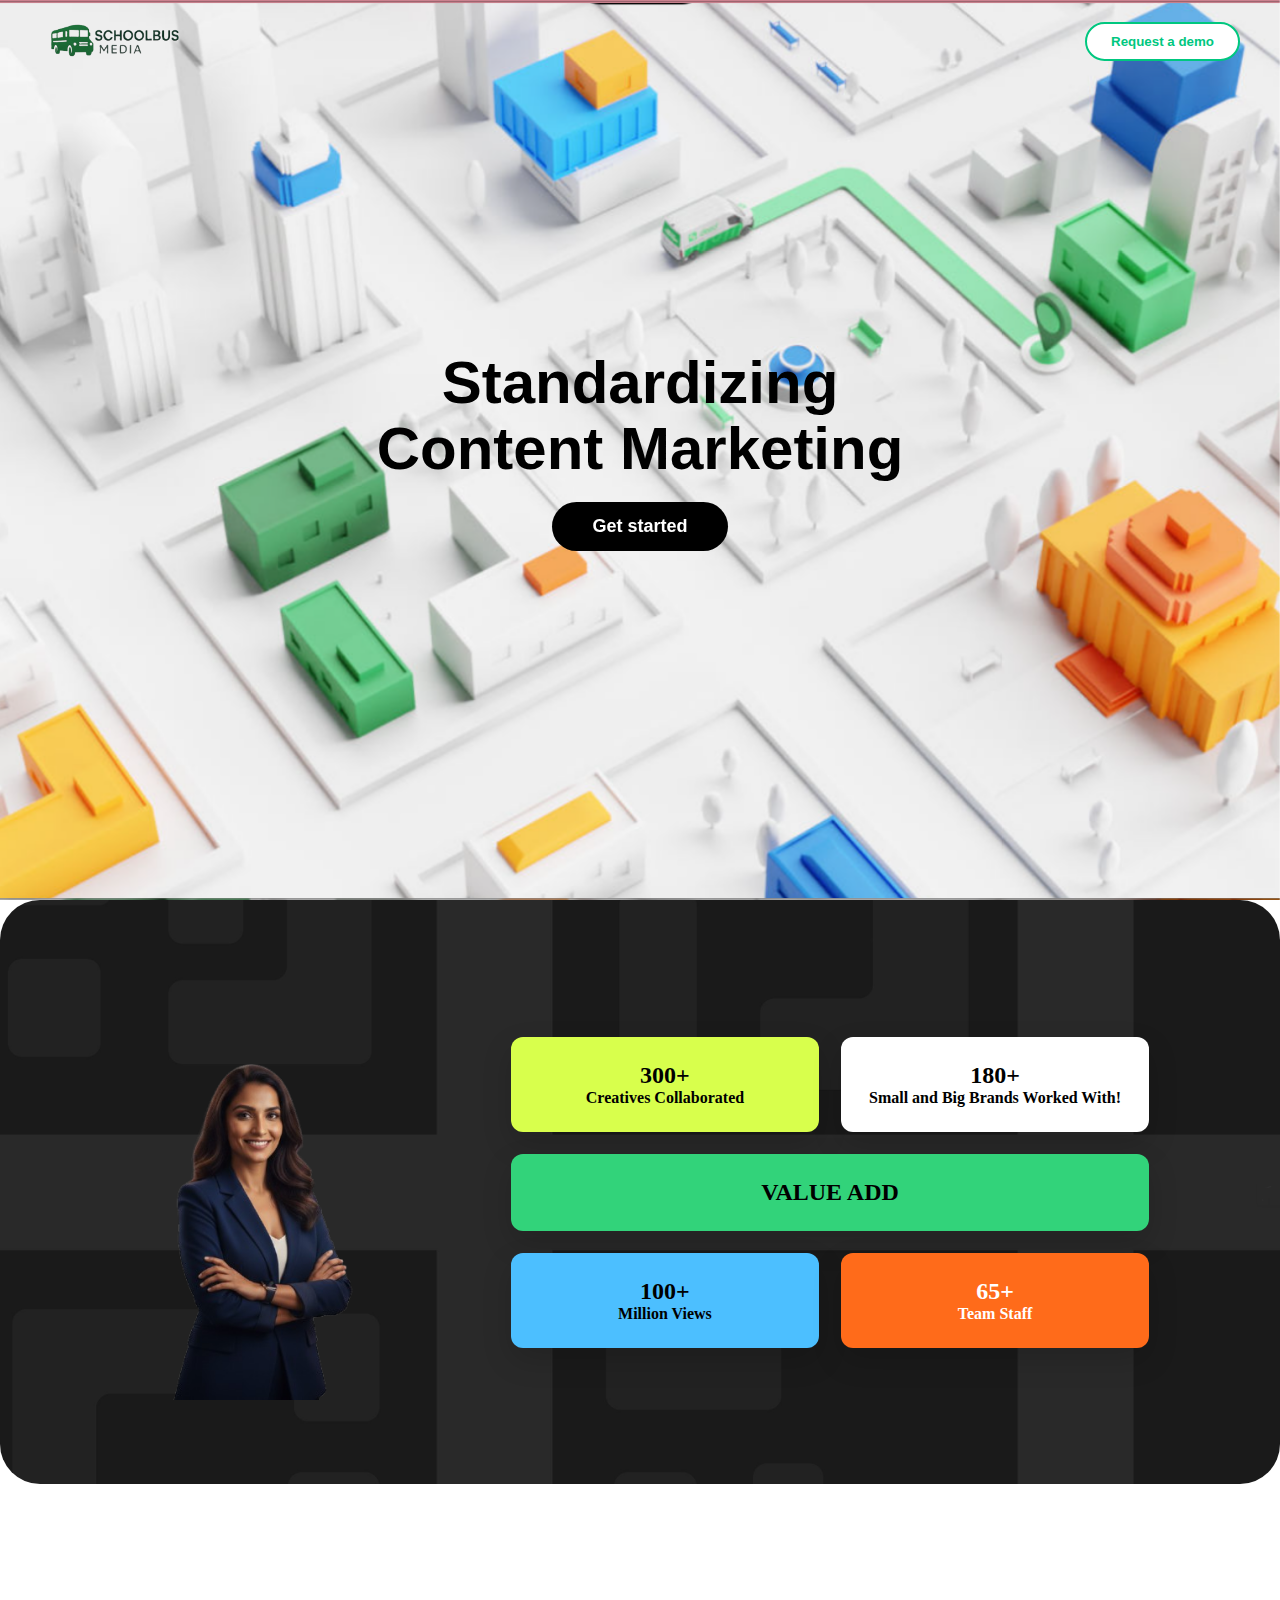
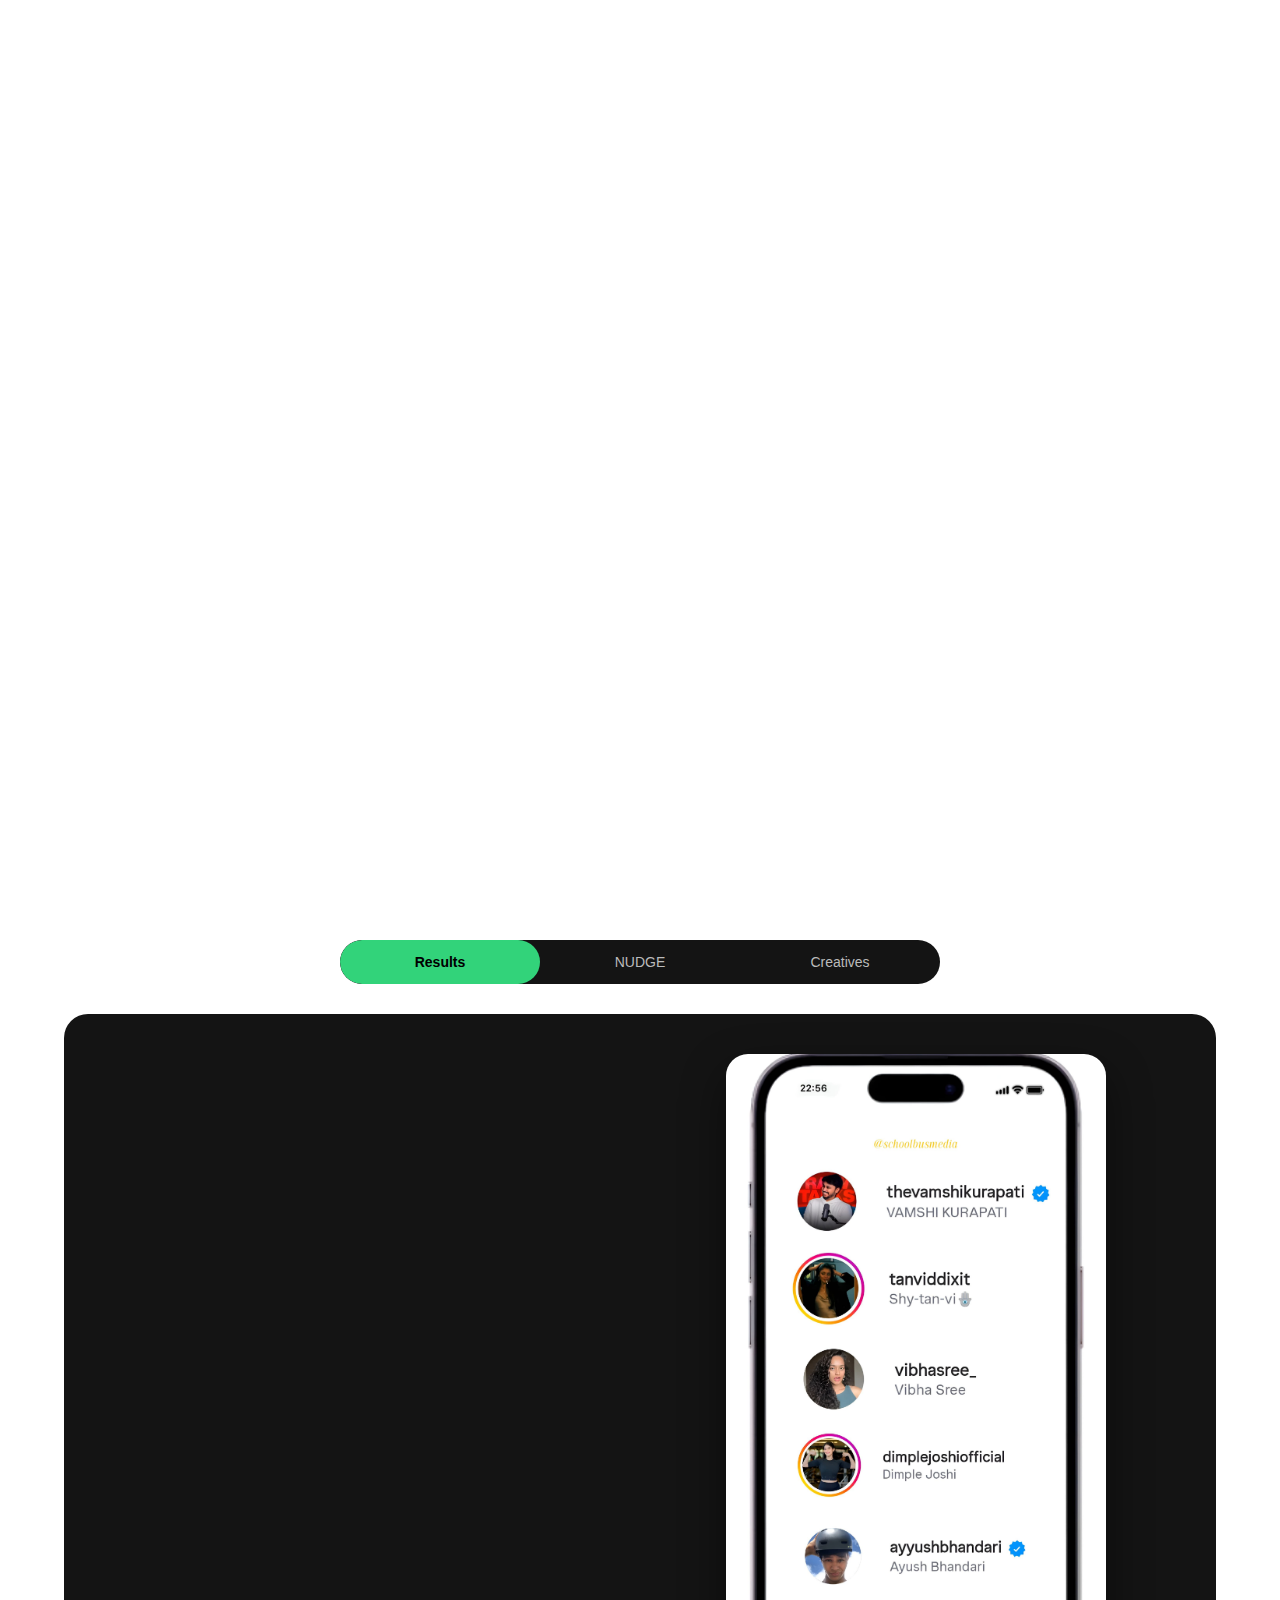
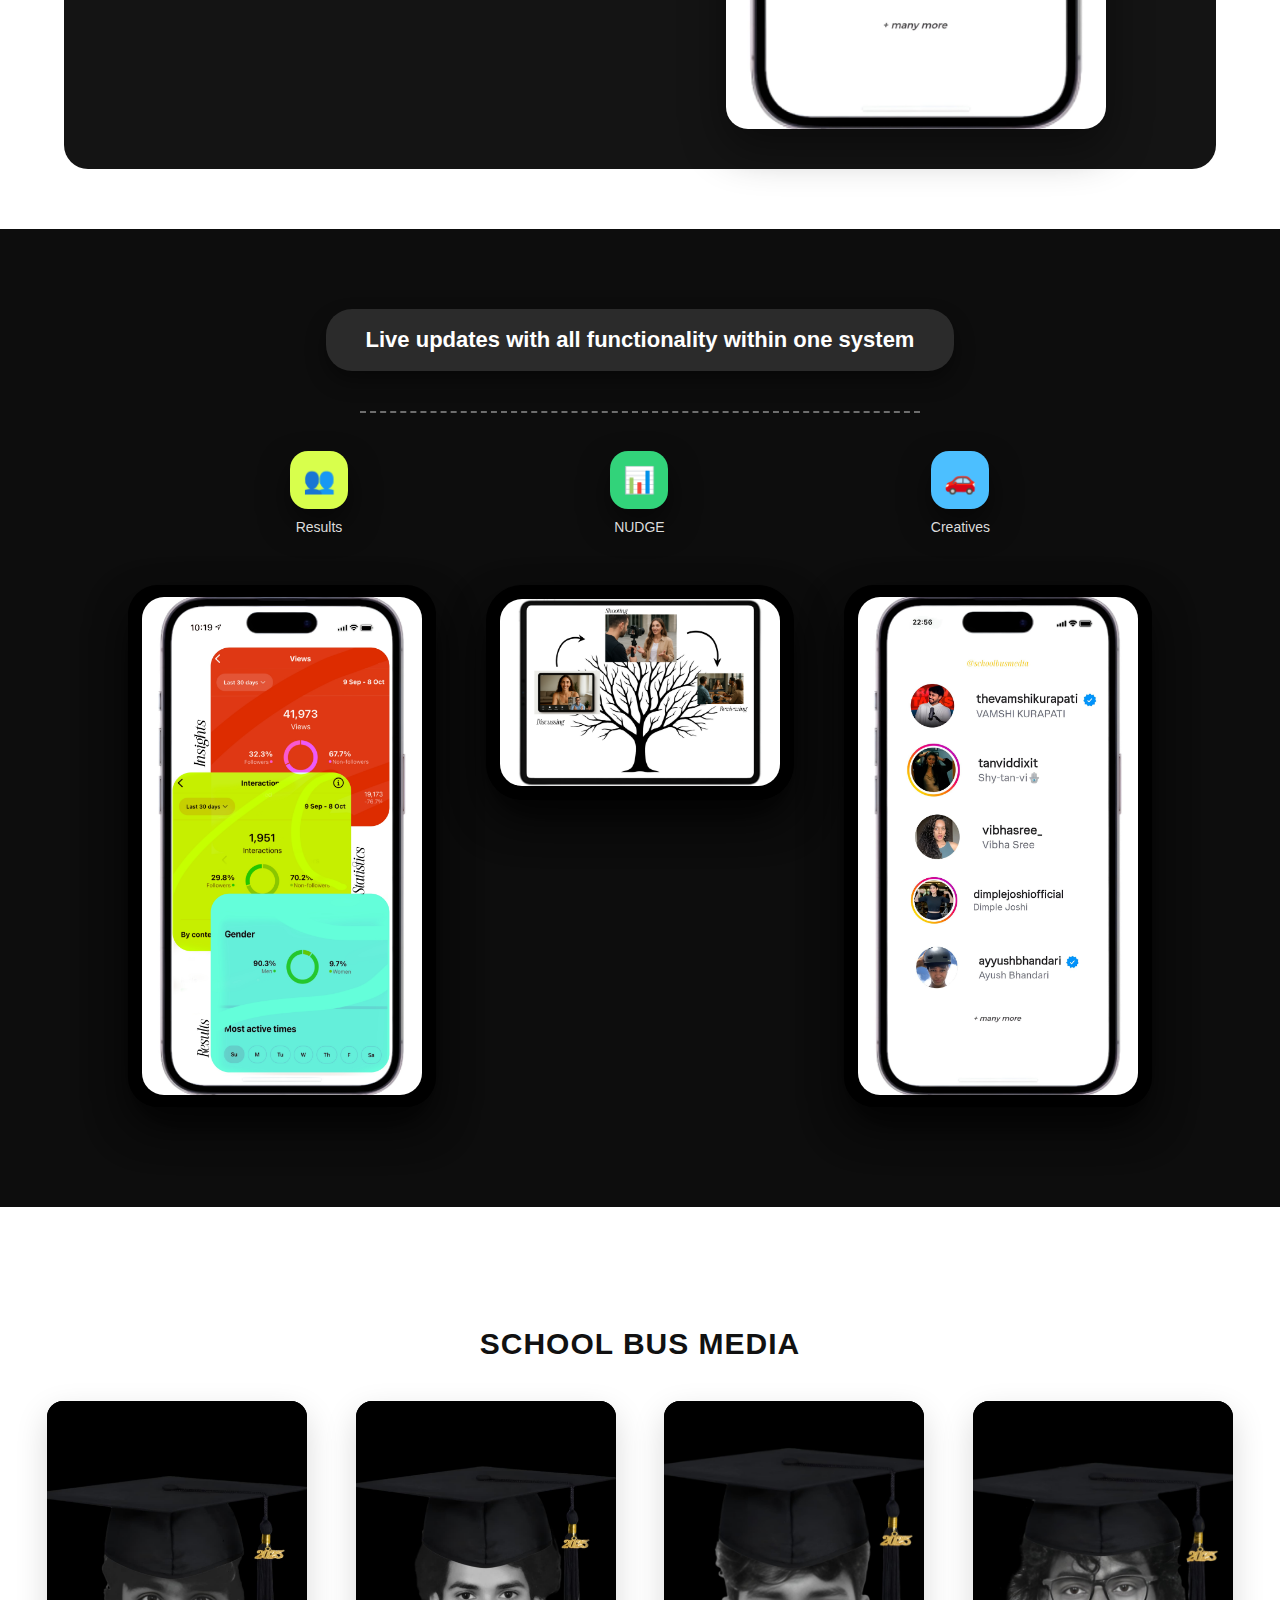
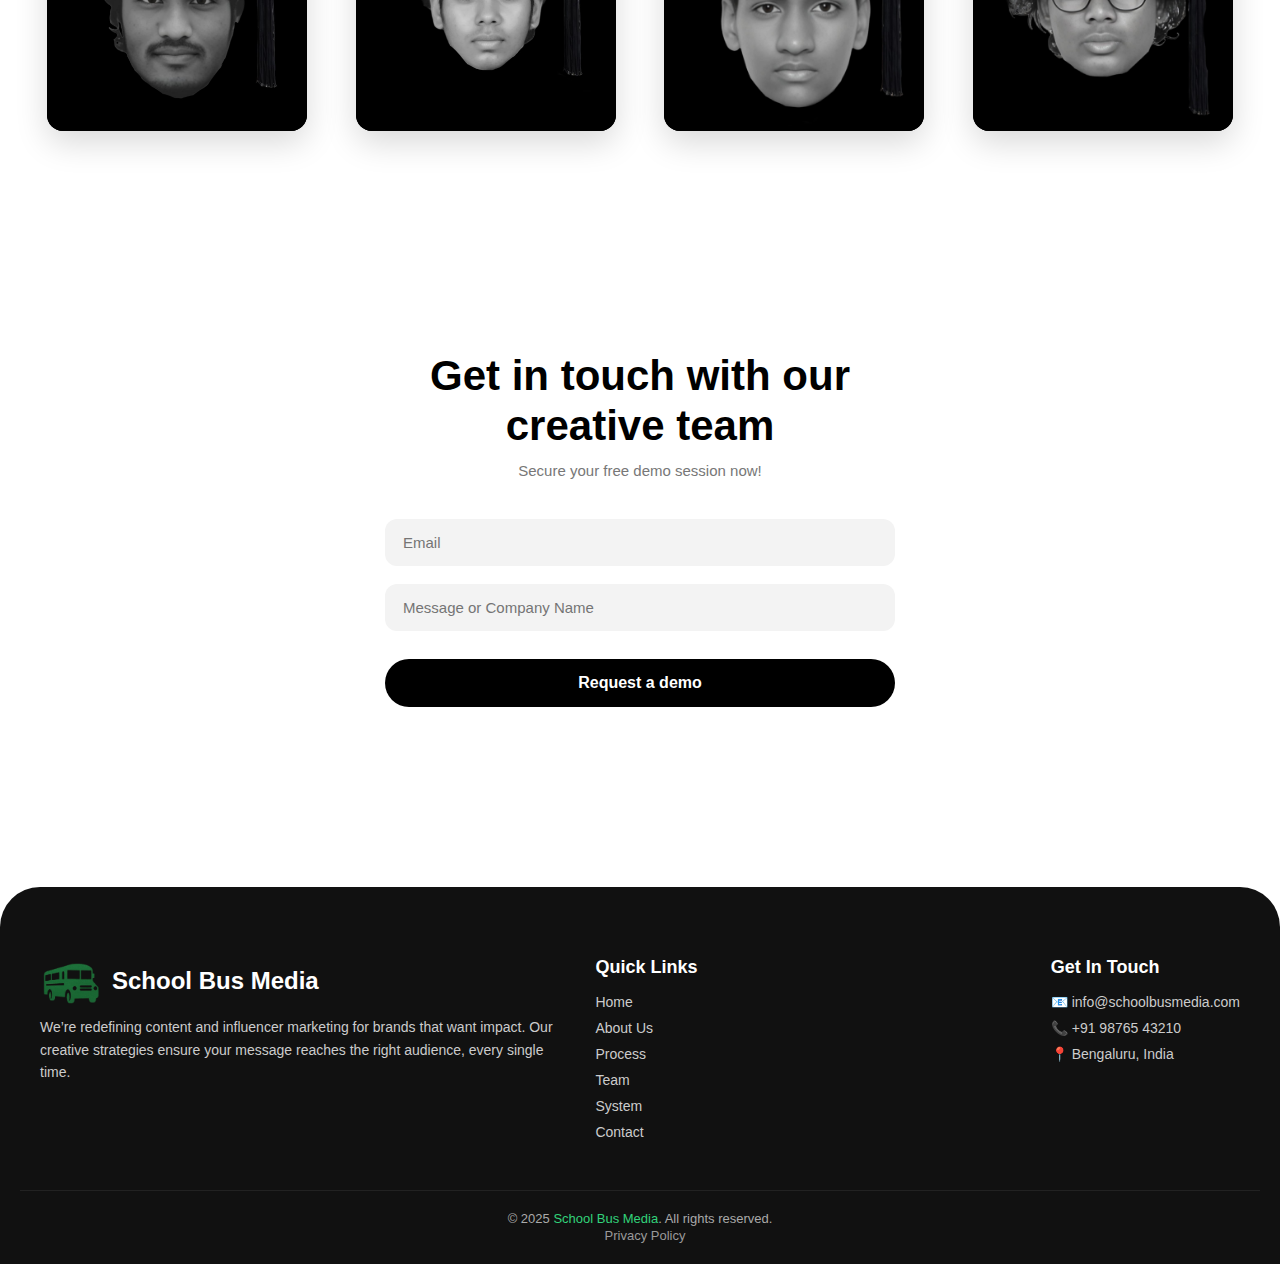
<file: 1.html>
<!DOCTYPE html>
<html lang="en">
<head>
<meta charset="UTF-8" />
<meta name="viewport" content="width=device-width, initial-scale=1.0" />
  <title>SCHOOL BUS  MEDIA</title>
  <link rel="stylesheet" href="icon.jpg">
  <link rel="icon" type="image/png" href="icon.jpg">

<style>
/* ------------------- GLOBAL ------------------- */
* {
  margin: 0;
  padding: 0;
  box-sizing: border-box;
}
body {
  font-family: "Poppins", sans-serif;
  background: #fff;
  overflow-x: hidden;
}

/* ------------------- HEADER ------------------- */
header {
  width: 100%;
  position: absolute;
  top: 0;
  left: 0;
  padding: 20px 40px;
  display: flex;
  justify-content: space-between;
  align-items: center;
  z-index: 10;
}

.logo img {
  width: 150px;
}

.btn-demo {
  padding: 10px 24px;
  border-radius: 25px;
  border: 2px solid #00c77f;
  background: white;
  color: #00c77f;
  cursor: pointer;
  font-weight: 600;
  transition: all 0.3s ease;
}
.btn-demo:hover {
  background: #00c77f;
  color: #fff;
}

/* ------------------- HERO ------------------- */
.hero {
  width: 100%;
  height: 100vh;
  position: relative;
  display: flex;
  align-items: center;
  justify-content: center;
}

.hero-bg {
  position: absolute;
  inset: 0;
  width: 100%;
  height: 100%;
  overflow: hidden;
}

.tilt-card {
  width: 100%;
  height: 100%;
  transform-style: preserve-3d;
  transition: transform 0.2s ease-out;
  cursor: pointer;
}

.tilt-card img {
  width: 100%;
  height: 100%;
  object-fit: cover;
  pointer-events: none;
}

.hero-content {
  position: absolute;
  text-align: center;
  color: #000;
}

.hero h1 {
  font-size: 60px;
  font-weight: 800;
  line-height: 1.1;
}

.btn-started {
  margin-top: 20px;
  background: black;
  color: white;
  padding: 14px 40px;
  border-radius: 40px;
  border: none;
  cursor: pointer;
  font-size: 18px;
  font-weight: 600;
  transition: all 0.3s ease;
}
.btn-started:hover {
  background: #333;
}

/* ------------------- MOBILE ------------------- */
@media (max-width: 768px) {
  header {
    padding: 15px 20px;
  }
  .hero h1 {
    font-size: 34px;
  }
}

.value-add {
  width: 100%;
  padding: 80px 20px;
  background-image: url("2.png");
  background-size: cover;
  background-position: center;
  border-radius: 40px;
  display: flex;
  justify-content: center;
}

.va-container {
  width: 90%;
  display: flex;
  align-items: center;
  justify-content: center;
  gap: 60px;
  flex-wrap: wrap;
}


/* Left image */
.va-person img {
  width: 320px;
  height: 420px;
  object-fit: cover;
  border-radius: 14px;
  animation: floatImage 4s ease-in-out infinite;
}

@keyframes floatImage {
  0% { transform: translateY(0px); }
  50% { transform: translateY(-14px); }
  100% { transform: translateY(0px); }
}


/* RIGHT CARDS */
.va-stats {
  display: grid;
  grid-template-columns: repeat(2, 1fr);
  gap: 22px;
}

.va-card {
  padding: 25px 28px;
  border-radius: 12px;
  font-family: "Poppins";
  text-align: center;
  font-weight: 600;
  box-shadow: 0 12px 30px rgba(0, 0, 0, 0.15);
  transition: transform 0.3s ease;
}

/* FLOAT ANIMATION */
.float {
  animation: cardFloat 3s ease-in-out infinite;
}

.float.slow {
  animation: cardFloat 4.5s ease-in-out infinite;
}

@keyframes cardFloat {
  0% { transform: translateY(0px); }
  50% { transform: translateY(-12px); }
  100% { transform: translateY(0px); }
}


/* COLORS */
.yellow { background: #F9FF4B; color: #000; }
.white  { background: #fff; color: #000; }
.green  { background: #74E44A; color: #000; grid-column: span 2; }
.blue   { background: #4CBFFF; color: #000; }
.orange { background: #FF6B1A; color: #fff; }


/* RESPONSIVE */
@media (max-width: 900px) {
  .va-container { flex-direction: column; }
  .va-person img { width: 260px; height: 340px; }
}

@media (max-width: 600px) {
  .va-stats { grid-template-columns: 1fr; }
  .green { grid-column: span 1; }
}
.about-section {
  padding: 100px 20px;
  text-align: center;
  max-width: 900px;
  margin: auto;
}

.about-section h1 {
  font-size: 52px;
  font-weight: 700;
  margin-bottom: 20px;
  color: #000;
}

.about-section p {
  font-size: 17px;
  color: #333;
  max-width: 750px;
  margin: auto;
  line-height: 1.6;
}

/* CARD */
.about-card {
  margin: 60px auto 0;
  width: 85%;
  max-width: 1000px;
  height: 460px;
  border-radius: 25px;
  overflow: hidden;
  position: relative;
  transform: translateY(40px);
  opacity: 0;
}

.about-card img {
  width: 100%;
  height: 100%;
  object-fit: cover;
}

/* DARK GRADIENT OVERLAY */
.card-overlay {
  position: absolute;
  inset: 0;
  background: linear-gradient(
    to top,
    rgba(0,0,0,0.6),
    rgba(0,0,0,0)
  );
  z-index: 1;
}

/* TEXT INSIDE CARD */
.card-text {
  position: absolute;
  left: 40px;
  bottom: 40px;
  z-index: 2;
  text-align: left;
}

.card-text span {
  font-size: 14px;
  font-weight: 600;
  color: #d8ff49;
  letter-spacing: 1px;
}

.card-text h2 {
  font-size: 32px;
  font-weight: 700;
  color: #fff;
  margin-top: 10px;
}

/* ---------- SMOOTH FADE-UP ANIMATION (LIKE VIDEO) ---------- */

.fade-up {
  opacity: 0;
  transform: translateY(40px);
  transition: 0.8s ease-out;
}

.fade-up.visible {
  opacity: 1;
  transform: translateY(0);
}

.delay-1 { transition-delay: 0.2s; }
.delay-2 { transition-delay: 0.4s; }

/* -------- MOBILE -------- */
@media (max-width: 900px) {
  .about-section h1 {
    font-size: 40px;
  }
  .about-card {
    height: 360px;
  }
  .card-text {
    left: 25px;
    bottom: 25px;
  }
  .card-text h2 {
    font-size: 26px;
  }
}

@media (max-width: 600px) {
  .about-section h1 {
    font-size: 32px;
  }
  .about-card {
    width: 100%;
    height: 300px;
  }
  .card-text h2 {
    font-size: 22px;
  }
}
/* --- Tabs wrapper --- */
.nav-tabs {
  display: flex;
  justify-content: center;
  background: #141414;
  border-radius: 50px;
  margin: 60px auto 30px;
  overflow: hidden;
  width: 90%;
  max-width: 600px;
}

.nav-tabs .tab {
  flex: 1;
  text-align: center;
  padding: 14px 0;
  font-weight: 500;
  color: #bbbbbb;
  cursor: pointer;
  transition: all 0.3s ease;
  font-size: 14px;
}

.nav-tabs .tab.active {
  background: #32d37a;
  color: #000;
  font-weight: 600;
  border-radius: 50px;
}

/* --- Tab content layout --- */
.tab-content {
  display: none;
  width: 90%;
  max-width: 1200px;
  margin: 0 auto 60px;
  background: #141414;
  border-radius: 24px;
  padding: 40px;
  gap: 32px;
  align-items: center;
  transform: translateY(20px);
  opacity: 0;
}

.tab-content.active {
  display: flex;
  flex-wrap: wrap;
  opacity: 1;
  transform: translateY(0);
  animation: fadeSlideIn 0.5s ease-out;
}

/* Fade + slide effect when switching */
@keyframes fadeSlideIn {
  from {
    opacity: 0;
    transform: translateY(22px);
  }
  to {
    opacity: 1;
    transform: translateY(0);
  }
}

/* Left column: features */
.features {
  flex: 1 1 320px;
  padding-right: 20px;
}

.feature-item {
  display: flex;
  gap: 14px;
  margin-bottom: 20px;
  align-items: flex-start;
  opacity: 0;
  transform: translateY(15px);
  animation: featureFade 0.5s ease-out forwards;
}

.feature-item:nth-child(1) { animation-delay: 0.08s; }
.feature-item:nth-child(2) { animation-delay: 0.16s; }
.feature-item:nth-child(3) { animation-delay: 0.24s; }
.feature-item:nth-child(4) { animation-delay: 0.32s; }
.feature-item:nth-child(5) { animation-delay: 0.40s; }

@keyframes featureFade {
  to {
    opacity: 1;
    transform: translateY(0);
  }
}

.icon-box {
  width: 42px;
  height: 42px;
  border-radius: 12px;
  background: #1f1f1f;
  display: flex;
  align-items: center;
  justify-content: center;
  font-size: 20px;
}

.feature-item h3 {
  color: #ffffff;
  font-size: 15px;
  font-weight: 500;
}

/* Right column: image */
.image-box {
  flex: 1 1 320px;
  display: flex;
  justify-content: center;
  align-items: center;
}

.image-box img {
  width: 100%;
  max-width: 380px;
  border-radius: 22px;
  object-fit: cover;
  box-shadow: 0 18px 45px rgba(0, 0, 0, 0.45);
  animation: floatImg 4s ease-in-out infinite;
}

/* Soft floating motion on image */
@keyframes floatImg {
  0% { transform: translateY(0); }
  50% { transform: translateY(-10px); }
  100% { transform: translateY(0); }
}

/* --- System section (devices row) --- */
.system-section {
  text-align: center;
  padding: 100px 20px;
  background-color: #0d0d0d;
  display: flex;
  flex-direction: column;
  align-items: center;
  gap: 70px;
}

.title-box {
  background: #2b2b2b;
  padding: 16px 32px;
  border-radius: 20px;
  font-size: 18px;
  color: #fff;
}

/* Devices row */
.devices {
  display: flex;
  align-items: flex-end;
  justify-content: center;
  flex-wrap: wrap;
  gap: 60px;
  max-width: 1200px;
  width: 100%;
  position: relative;
}

/* Each device */
.device {
  display: flex;
  flex-direction: column;
  align-items: center;
  position: relative;
  animation: floatDevice 4.5s ease-in-out infinite;
}

.device:nth-child(2) { animation-delay: 0.4s; }
.device:nth-child(3) { animation-delay: 0.8s; }

@keyframes floatDevice {
  0% { transform: translateY(0); }
  50% { transform: translateY(-12px); }
  100% { transform: translateY(0); }
}

.device img {
  width: 100%;
  max-width: 280px;
  border-radius: 26px;
  background: #111;
  box-shadow: 0 18px 45px rgba(0, 0, 0, 0.55);
}

/* Labels above devices */
.device-label {
  position: absolute;
  top: -80px;
  display: flex;
  flex-direction: column;
  align-items: center;
  gap: 8px;
}

.device-label span {
  background: #222;
  padding: 9px 20px;
  border-radius: 12px;
  font-size: 13px;
  color: #fff;
}

/* Icon pill */
.icon.pill {
  width: 26px;
  height: 26px;
  border-radius: 8px;
  display: flex;
  align-items: center;
  justify-content: center;
  font-size: 15px;
  color: #000;
}

.icon.pill.yellow { background: #c6ff4d; }
.icon.pill.green  { background: #00c77f; }
.icon.pill.blue   { background: #3bb2ff; }

/* Vertical dotted connectors */
.connector {
  position: absolute;
  top: -60px;
  width: 2px;
  height: 60px;
  border-left: 2px dotted rgba(255, 255, 255, 0.4);
}

/* Horizontal dotted line across */
.devices::before {
  content: "";
  position: absolute;
  top: -60px;
  left: 10%;
  width: 80%;
  border-top: 2px dotted rgba(255, 255, 255, 0.4);
}

/* --- Responsive --- */
@media (max-width: 900px) {
  .tab-content {
    flex-direction: column;
    padding: 30px 24px;
  }
  .features {
    padding-right: 0;
  }
  .image-box {
    order: -1;
    margin-bottom: 20px;
  }
}

@media (max-width: 768px) {
  .system-section {
    padding: 70px 20px;
  }
  .devices {
    flex-direction: column;
    gap: 90px;
  }
  .devices::before,
  .connector {
    display: none;
  }
  .device img {
    max-width: 260px;
  }
  .device-label {
    top: -70px;
  }
}
        /* --- Section Background --- */
.system-section {
  background: #0d0d0d;
  padding: 80px 20px 100px;
  color: #fff;
  text-align: center;
}

/* --- Wrapper --- */
.system-wrapper {
  max-width: 1200px;
  margin: 0 auto;
}

/* --- Title Bubble --- */
.system-title {
  display: inline-block;
  padding: 18px 40px;
  background: #2b2b2b;
  border-radius: 26px;
  font-size: 22px;
  font-weight: 600;
  margin-bottom: 40px;
  box-shadow: 0 10px 20px rgba(0,0,0,0.4);
}

/* --- Top icons row with dotted connector --- */
.system-top-icons {
  display: flex;
  justify-content: space-between;
  align-items: flex-start;
  margin: 0 auto 50px;
  max-width: 700px;
  position: relative;
  padding-top: 40px;
}

/* dotted line */
.system-top-icons::before {
  content: "";
  position: absolute;
  top: 0;
  left: 10%;
  right: 10%;
  border-top: 2px dashed rgba(255,255,255,0.4);
}

.icon-block {
  display: flex;
  flex-direction: column;
  align-items: center;
}

.icon-box {
  width: 58px;
  height: 58px;
  border-radius: 18px;
  display: flex;
  justify-content: center;
  align-items: center;
  font-size: 26px;
  color: #000;
  margin-bottom: 10px;
  box-shadow: 0 15px 30px rgba(0,0,0,0.5);
}

.yellow { background: #d8ff4c; }
.green  { background: #32d37a; }
.blue   { background: #4cbfff; }

.icon-block p {
  font-size: 14px;
  color: #dcdcdc;
}

/* --- 3 Columns layout --- */
.system-columns {
  display: grid;
  grid-template-columns: repeat(3, 1fr);
  gap: 50px;
}

/* Device styling */
.device {
  padding: 12px;
  background: #000;
  border-radius: 30px;
  box-shadow: 0 20px 40px rgba(0,0,0,0.65);
  animation: float 4.5s ease-in-out infinite;
}

.device img {
  width: 100%;
  display: block;
  border-radius: 22px;
}

.device.tablet {
  padding: 14px;
  border-radius: 36px;
}

@keyframes float {
  0% { transform: translateY(0); }
  50% { transform: translateY(-14px); }
  100% { transform: translateY(0); }
}

/* --- Responsive --- */
@media (max-width: 900px) {
  .system-columns {
    grid-template-columns: 1fr;
    gap: 40px;
  }

  .system-top-icons {
    max-width: 450px;
  }
}

@media (max-width: 600px) {
  .system-title {
    font-size: 18px;
    padding: 14px 25px;
  }

  .icon-box {
    width: 48px;
    height: 48px;
    font-size: 22px;
  }
}
/* ===== MAIN WRAPPER ===== */
.team-gallery {
  max-width: 1250px;
  margin: 100px auto;
  padding: 20px;
  text-align: center;
}

.team-gallery h2 {
  font-size: 30px;
  font-weight: 700;
  margin-bottom: 40px;
  letter-spacing: 1px;
  color: #111;
}

/* ===== GRID ===== */
.team-grid {
  display: grid;
  grid-template-columns: repeat(auto-fit, minmax(260px, 1fr));
  gap: 25px;
  justify-items: center;
}

/* ===== CARD ===== */
.team-card {
  position: relative;
  width: 260px;
  height: 330px;
  border-radius: 16px;
  overflow: hidden;
  background: #000;
  cursor: pointer;
  box-shadow: 0 12px 32px rgba(0,0,0,0.15);
  transition: transform 0.35s ease, box-shadow 0.3s ease;
}

.team-card:hover {
  transform: translateY(-10px);
  box-shadow: 0 20px 40px rgba(0,0,0,0.25);
}

.team-card img {
  width: 100%;
  height: 100%;
  object-fit: cover;
  transition: 0.45s ease;
}

.team-card:hover img {
  transform: scale(1.08);
  filter: brightness(0.4);
}

/* ===== OVERLAY CONTENT ===== */
.team-info {
  position: absolute;
  inset: 0;
  padding: 22px;
  display: flex;
  flex-direction: column;
  justify-content: flex-end;
  text-align: left;
  color: #fff;
  opacity: 0;
  transition: opacity 0.45s ease;
}

.team-card:hover .team-info {
  opacity: 1;
}

.team-info h3 {
  font-size: 17px;
  font-weight: 600;
  color: #00ff88;
  margin-bottom: 4px;
}

.team-info h4 {
  font-size: 16px;
  margin-bottom: 10px;
}

.team-info p {
  font-size: 13px;
  line-height: 1.5;
  color: #ddd;
}

/* ===== MOBILE ===== */
@media (max-width: 480px) {
  .team-card {
    width: 100%;
    height: 290px;
  }
}
/* -------------------- FOOTER -------------------- */
.footer {
  background: #111;
  color: #fff;
  padding: 70px 20px 20px;
  margin-top: 80px;
  border-radius: 40px 40px 0 0;
}

.footer-container {
  max-width: 1200px;
  margin: auto;
  display: flex;
  justify-content: space-between;
  flex-wrap: wrap;
  gap: 40px;
}

.footer-about {
  flex: 1 1 280px;
}

.footer-logo {
  display: flex;
  align-items: center;
  gap: 12px;
  margin-bottom: 12px;
}

.footer-logo img {
  width: 60px;
  height: auto;
}

.footer-about p {
  font-size: 14px;
  line-height: 1.6;
  color: #ccc;
}

.footer-links {
  flex: 1 1 180px;
}

.footer-links h3,
.footer-contact h3 {
  margin-bottom: 16px;
  font-size: 18px;
  font-weight: 600;
}

.footer-links ul,
.footer-contact ul {
  list-style: none;
}

.footer-links li,
.footer-contact li {
  margin-bottom: 10px;
  font-size: 14px;
  color: #ccc;
}

.footer-links a {
  text-decoration: none;
  color: #ccc;
  transition: 0.3s;
}

.footer-links a:hover {
  color: #32d37a;
}

/* Social icons */
.footer-social {
  display: flex;
  gap: 12px;
  margin-top: 14px;
}

.social {
  width: 34px;
  height: 34px;
  border-radius: 50%;
  background: #222;
  display: inline-block;
  position: relative;
  transition: 0.3s;
}

.social:hover {
  background: #32d37a;
}

/* Footer bottom */
.footer-bottom {
  text-align: center;
  margin-top: 40px;
  border-top: 1px solid #222;
  padding-top: 20px;
}

.footer-bottom p {
  font-size: 13px;
  color: #aaa;
}

.footer-bottom span {
  color: #32d37a;
}

.footer-bottom a {
  font-size: 13px;
  color: #999;
  margin-left: 10px;
  text-decoration: none;
}

.footer-bottom a:hover {
  color: #32d37a;
}

/* Responsive */
@media (max-width: 768px) {
  .footer {
    padding: 60px 20px 20px;
  }
  .footer-container {
    flex-direction: column;
    text-align: left;
  }
}
/* CONTACT SECTION */
.contact-section {
  text-align: center;
  padding: 100px 20px;
  max-width: 550px;
  margin: auto;
}

.contact-section h1 {
  font-size: 42px;
  font-weight: 800;
  color: #000;
  line-height: 1.2;
  margin-bottom: 10px;
}

.contact-section p {
  font-size: 15px;
  color: #777;
  margin-bottom: 40px;
}

/* FORM */
.contact-form {
  display: flex;
  flex-direction: column;
  gap: 18px;
}

.contact-form input {
  width: 100%;
  padding: 15px 18px;
  border-radius: 12px;
  background: #f3f3f3;
  border: none;
  outline: none;
  font-size: 15px;
  transition: 0.3s;
}

.contact-form input:focus {
  background: #fff;
  box-shadow: 0 0 0 2px #00c77f;
}

.contact-form button {
  margin-top: 10px;
  background: #000;
  color: #fff;
  padding: 15px;
  font-size: 16px;
  font-weight: 600;
  border-radius: 30px;
  cursor: pointer;
  border: none;
  transition: 0.3s;
}

.contact-form button:hover {
  background: #00c77f;
  color: #000;
}

/* MOBILE */
@media (max-width: 480px) {
  .contact-section h1 {
    font-size: 32px;
  }
}

</style>
</head>

<body>

<!-- ---------------- HEADER ---------------- -->
<header>
  <div class="logo">
    <img src="logo r.png" alt="SchoolBus Media">
  </div>

  <button class="btn-demo">Request a demo</button>
</header>

<!-- ---------------- HERO SECTION ---------------- -->
<section id="home" class="hero">

  <div class="hero-bg">
    <div class="tilt-card" id="tilt">
      <img src="3d.png" />
    </div>
  </div>

  <div class="hero-content">
    <h1>Standardizing<br>Content Marketing</h1>
    <button class="btn-started">Get started</button>
  </div>

</section>

<section id="about" class="value-add">
  <div class="va-container">

    <div class="va-person">
      <img src="left veiw.png" alt="Professional Person">
    </div>

    <div class="va-stats">

      <div class="va-card yellow float">
        <h2>300+</h2>
        <p>Creatives Collaborated</p>
      </div>

      <div class="va-card white float">
        <h2>180+</h2>
        <p>Small and Big Brands Worked With!</p>
      </div>

      <div class="va-card green float slow">
        <h2>VALUE ADD</h2>
      </div>

      <div class="va-card blue float">
        <h2>100+</h2>
        <p>Million Views</p>
      </div>

      <div class="va-card orange float slow">
        <h2>65+</h2>
        <p>Team Staff</p>
      </div>

    </div>
  </div>
</section>

<section id="process" class="about-section">

  <h1 class="fade-up">WE’RE NOT A SOCIAL MEDIA CHOR</h1>

  <p class="fade-up delay-1">
    School Bus Media is a leading influencer and content marketing company connecting brands with the right audiences 
    through impactful storytelling. We empower businesses with creative marketing solutions that drive engagement and 
    growth while helping influencers secure meaningful collaborations, creating a balanced ecosystem of innovation, 
    visibility, and authentic brand communication.
  </p>

  <div class="about-card fade-up delay-2">
    <img src="2.png" alt="Delivery system image">

    <div class="card-overlay"></div>

    <div class="card-text">
      <span>Discover now</span>
      <h2>How the delivery<br>system works</h2>
    </div>
  </div>

</section >
<!-- Navigation -->
<div class="nav-tabs">
  <div class="tab active" data-index="0">Results</div>
  <div class="tab" data-index="1">NUDGE</div>
  <div class="tab" data-index="2">Creatives</div>
</div>

<!-- Tab 1: Driver App -->
<div class="tab-content active">
  <div class="features">
    <div class="feature-item">
      <div class="icon-box">📦</div>
      <div>
        <h3>Identifying influencers matching the brand’s vibe.</h3>
      </div>
    </div>

    <div class="feature-item">
      <div class="icon-box">🔄</div>
      <div>
        <h3>Getting insights and stats of the influencer for better performance.</h3>
      </div>
    </div>

    <div class="feature-item">
      <div class="icon-box">📊</div>
      <div>
        <h3>Informing influencers about the brand.</h3>
      </div>
    </div>

    <div class="feature-item">
      <div class="icon-box">🧾</div>
      <div>
        <h3>Discussing promotions and understanding narratives.</h3>
      </div>
    </div>

    <div class="feature-item">
      <div class="icon-box">🗺️</div>
      <div>
        <h3>Aligning both influencer and brand on the same page.</h3>
      </div>
    </div>
  </div>

  <div class="image-box">
    <img src="Creatives.jpg" alt="Driver App Screenshot">
  </div>
</div>

<!-- Tab 2: Dashboard -->
<div class="tab-content">
  <div class="features">
    <div class="feature-item">
      <div class="icon-box">📍</div>
      <div>
        <h3>Understanding the brand’s marketing objectives.</h3>
      </div>
    </div>

    <div class="feature-item">
      <div class="icon-box">📦</div>
      <div>
        <h3>Aligning narratives with the influencer’s style.</h3>
      </div>
    </div>

    <div class="feature-item">
      <div class="icon-box">📈</div>
      <div>
        <h3>Crafting creative promotional content.</h3>
      </div>
    </div>

    <div class="feature-item">
      <div class="icon-box">🔁</div>
      <div>
        <h3>Adding influencer’s personal touch for authenticity.</h3>
      </div>
    </div>

    <div class="feature-item">
      <div class="icon-box">🚚</div>
      <div>
        <h3>Finalizing all elements collaboratively.</h3>
      </div>
    </div>
  </div>

  <div class="image-box">
    <img src="NUDGE.jpg" alt="Dashboard Screenshot">
  </div>
</div>

<!-- Tab 3: Customer Portal -->
<div class="tab-content">
  <div class="features">
    <div class="feature-item">
      <div class="icon-box">✉️</div>
      <div>
        <h3>Brand’s name reaching millions through creative campaigns.</h3>
      </div>
    </div>

    <div class="feature-item">
      <div class="icon-box">🎨</div>
      <div>
        <h3>Setting new benchmarks in marketing standards.</h3>
      </div>
    </div>

    <div class="feature-item">
      <div class="icon-box">📦</div>
      <div>
        <h3>Leveraging collaboration features on Instagram for visibility.</h3>
      </div>
    </div>

    <div class="feature-item">
      <div class="icon-box">💳</div>
      <div>
        <h3>Providing detailed post-campaign insights to brands.</h3>
      </div>
    </div>

    <div class="feature-item">
      <div class="icon-box">📍</div>
      <div>
        <h3>Establishing long-term creative relationships with clients.</h3>
      </div>
    </div>
  </div>

  <div class="image-box">
    <img src="Creatives.jpg" alt="Customer Portal Screenshot">
  </div>
</div>

<section class="system-section" >
  <div class="system-wrapper">

    <!-- Title bubble -->
    <div id="system" class="system-title">
      Live updates with all functionality within one system
    </div>

    <!-- Dotted top icons -->
    <div class="system-top-icons">
      <div class="icon-block">
        <div class="icon-box yellow">👥</div>
        <p>Results</p>
      </div>

      <div class="icon-block">
        <div class="icon-box green">📊</div>
        <p>NUDGE</p>
      </div>

      <div class="icon-block">
        <div class="icon-box blue">🚗</div>
        <p>Creatives</p>
      </div>
    </div>

    <!-- 3 Column Devices -->
    <div class="system-columns">

      <!-- Column 1 -->
      <div class="sys-col">
        <div class="device">
          <img src="Results.jpg" alt="Consumer Portal">
        </div>
      </div>

      <!-- Column 2 -->
      <div class="sys-col">
        <div class="device tablet">
          <img src="NUDGE.jpg" alt="Dashboard">
        </div>
      </div>

      <!-- Column 3 -->
      <div class="sys-col">
        <div class="device">
          <img src="Creatives.jpg" alt="Driver App">
        </div>
      </div>

    </div>

  </div>
</section>
<section class="team-gallery" id="team">
  <h2>SCHOOL BUS MEDIA</h2>

  <div class="team-grid">

    <!-- 1 -->
    <div class="team-card">
      <img src="1.jpg" alt="Navneet - Creative Designing Lead">
      <div class="team-info">
        <h3>Creative Designing Lead</h3>
        <h4>Navneet</h4>
        <p>At SchoolBusMedia, Navneet is the master of creativity blended with attention in the times of zoned-out consumers.</p>
      </div>
    </div>

    <!-- 2 -->
    <div class="team-card">
      <img src="2.jpg" alt="Abhiram - Research Specialist">
      <div class="team-info">
        <h3>Research & Publishing Specialist</h3>
        <h4>Abhiram</h4>
        <p>Abhiram is a student of internet trends, collecting virality formulas for your promotion.</p>
      </div>
    </div>

    <!-- 3 -->
    <div class="team-card">
      <img src="3.jpg" alt="XYZ - Marketing Team Head">
      <div class="team-info">
        <h3>Marketing Team Head</h3>
        <h4>XYZ</h4>
        <p>XYZ captures the essence of young minds and shapes promotions that resonate deeply.</p>
      </div>
    </div>

    <!-- 4 -->
    <div class="team-card">
      <img src="4.jpg" alt="Ajay - Content Writer">
      <div class="team-info">
        <h3>Content Writing Consultant</h3>
        <h4>Ajay</h4>
        <p>Ajay distills brand narratives into captivating content that speaks universally.</p>
      </div>
    </div>

  </div>
</section>

<section class="contact-section" id="contact">
  <h1>Get in touch with our creative team</h1>
  <p>Secure your free demo session now!</p>

  <form class="contact-form">
    <input type="email" placeholder="Email" required>
    <input type="text" placeholder="Message or Company Name" required>
    <button type="submit">Request a demo</button>
  </form>
</section>


<footer class="footer">
  <div class="footer-container">

    <!-- ABOUT -->
    <div class="footer-about">
      <div class="footer-logo">
        <img src="icon r.png" alt="School Bus Media Logo">
        <h2>School Bus Media</h2>
      </div>

      <p>
        We’re redefining content and influencer marketing for brands that want
        impact. Our creative strategies ensure your message reaches the right audience,
        every single time.
      </p>
    </div>

    <!-- QUICK LINKS with Navigation -->
    <div class="footer-links">
      <h3>Quick Links</h3>
      <ul>
        <li><a href="#home">Home</a></li>
        <li><a href="#about">About Us</a></li>
        <li><a href="#process">Process</a></li>
        <li><a href="#team">Team</a></li>
        <li><a href="#system">System</a></li>
        <li><a href="#contact">Contact</a></li>
      </ul>
    </div>

    <!-- CONTACT -->
    <div class="footer-contact">
      <h3>Get In Touch</h3>
      <ul>
        <li>📧 info@schoolbusmedia.com</li>
        <li>📞 +91 98765 43210</li>
        <li>📍 Bengaluru, India</li>
      </ul>


    </div>

  </div>

  <!-- COPYRIGHT -->
  <div class="footer-bottom">
    <p>© 2025 <span>School Bus Media</span>. All rights reserved.</p>
    <a href="#">Privacy Policy</a>
  </div>
</footer>





<!-- ------------------- JAVASCRIPT ------------------- -->
<script>
// 3D Tilt Effect
const card = document.getElementById("tilt");

card.addEventListener("mousemove", (e) => {
  const rect = card.getBoundingClientRect();
  const x = e.clientX - rect.left;
  const y = e.clientY - rect.top;

  const centerX = rect.width / 2;
  const centerY = rect.height / 2;

  const rotateX = ((y - centerY) / centerY) * 8;
  const rotateY = ((x - centerX) / centerX) * 8;

  card.style.transform = `
    perspective(1000px)
    rotateX(${-rotateX}deg)
    rotateY(${rotateY}deg)
    scale(1.03)
  `;
});

card.addEventListener("mouseleave", () => {
  card.style.transform = `
    perspective(1000px)
    rotateX(0deg)
    rotateY(0deg)
    scale(1)
  `;
});

// Slow lift on hover
document.querySelectorAll('.va-card').forEach(card => {
  card.addEventListener('mouseenter', () => {
    card.style.transform = "translateY(-20px) scale(1.03)";
  });

  card.addEventListener('mouseleave', () => {
    card.style.transform = "translateY(0px) scale(1)";
  });
});
// Reveal on scroll
const revealEls = document.querySelectorAll(".fade-up");

function revealOnScroll() {
  revealEls.forEach(el => {
    const rect = el.getBoundingClientRect();
    if (rect.top < window.innerHeight - 100) {
      el.classList.add("visible");
    }
  });
}

window.addEventListener("scroll", revealOnScroll);
window.addEventListener("load", revealOnScroll);


const tabs = document.querySelectorAll(".tab");
const contents = document.querySelectorAll(".tab-content");

tabs.forEach((tab, i) => {
  tab.addEventListener("click", () => {

    tabs.forEach(t => t.classList.remove("active"));
    tab.classList.add("active");

    contents.forEach(c => c.classList.remove("active"));

    void contents[i].offsetWidth; // restart animation

    contents[i].classList.add("active");
  });
});

// Smooth scroll for footer Quick Links
document.querySelectorAll('.footer-links a').forEach(link => {
  link.addEventListener('click', function (e) {
    const target = document.querySelector(this.getAttribute('href'));
    if (target) {
      e.preventDefault();
      target.scrollIntoView({ behavior: "smooth" });
    }
  });
});


</script>

</body>
</html>
</file>
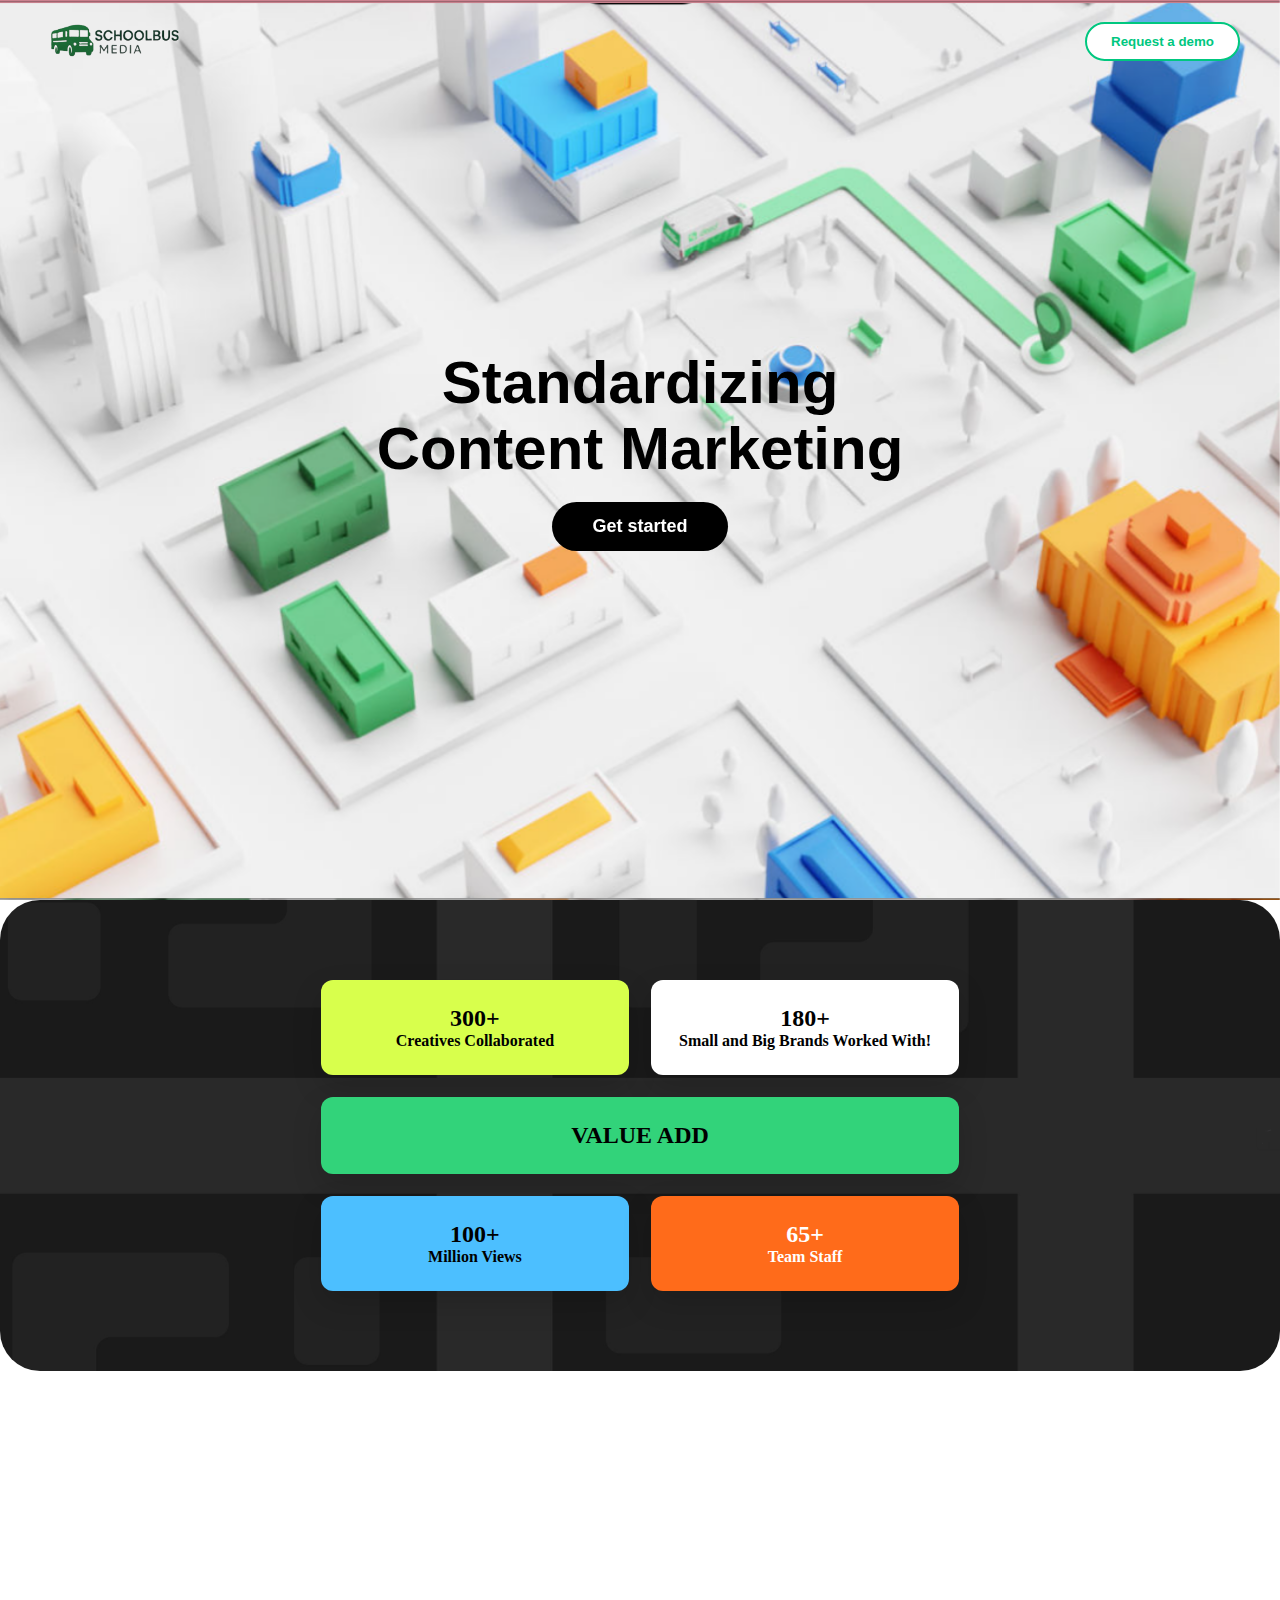
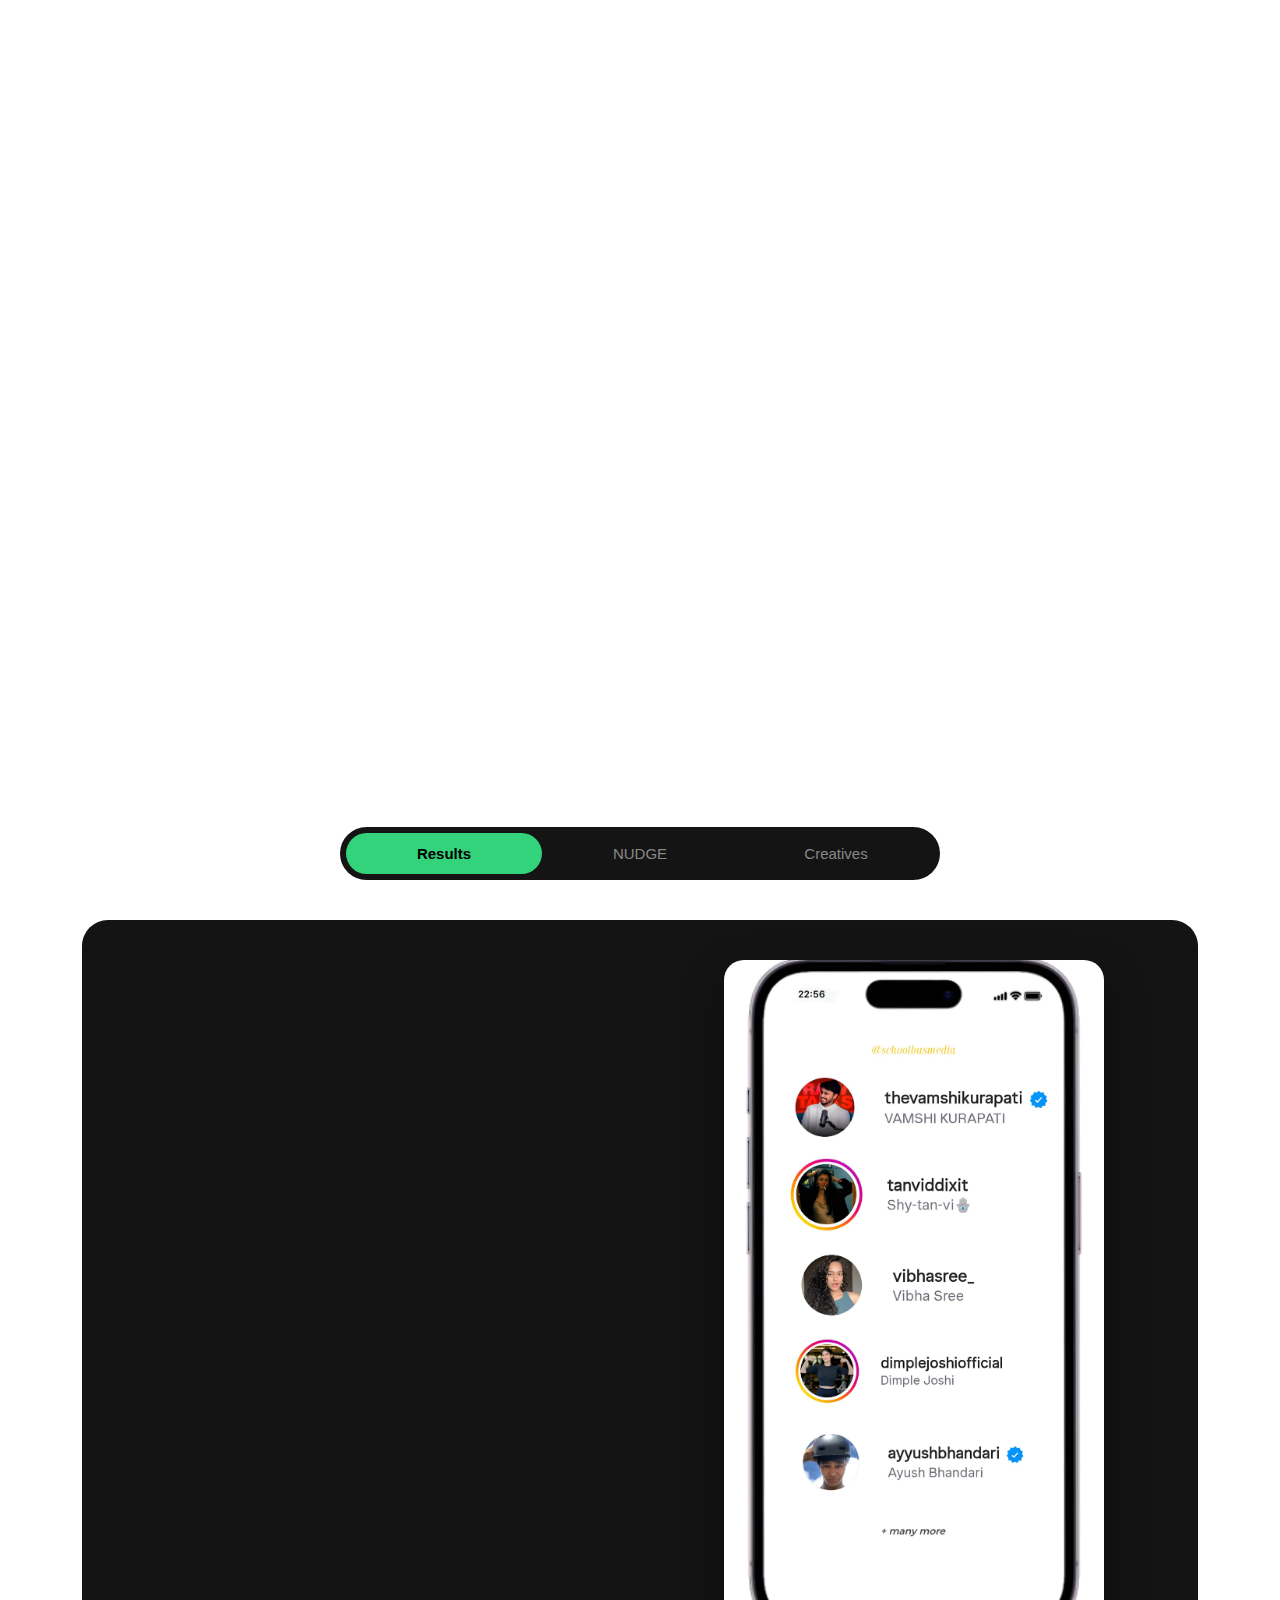
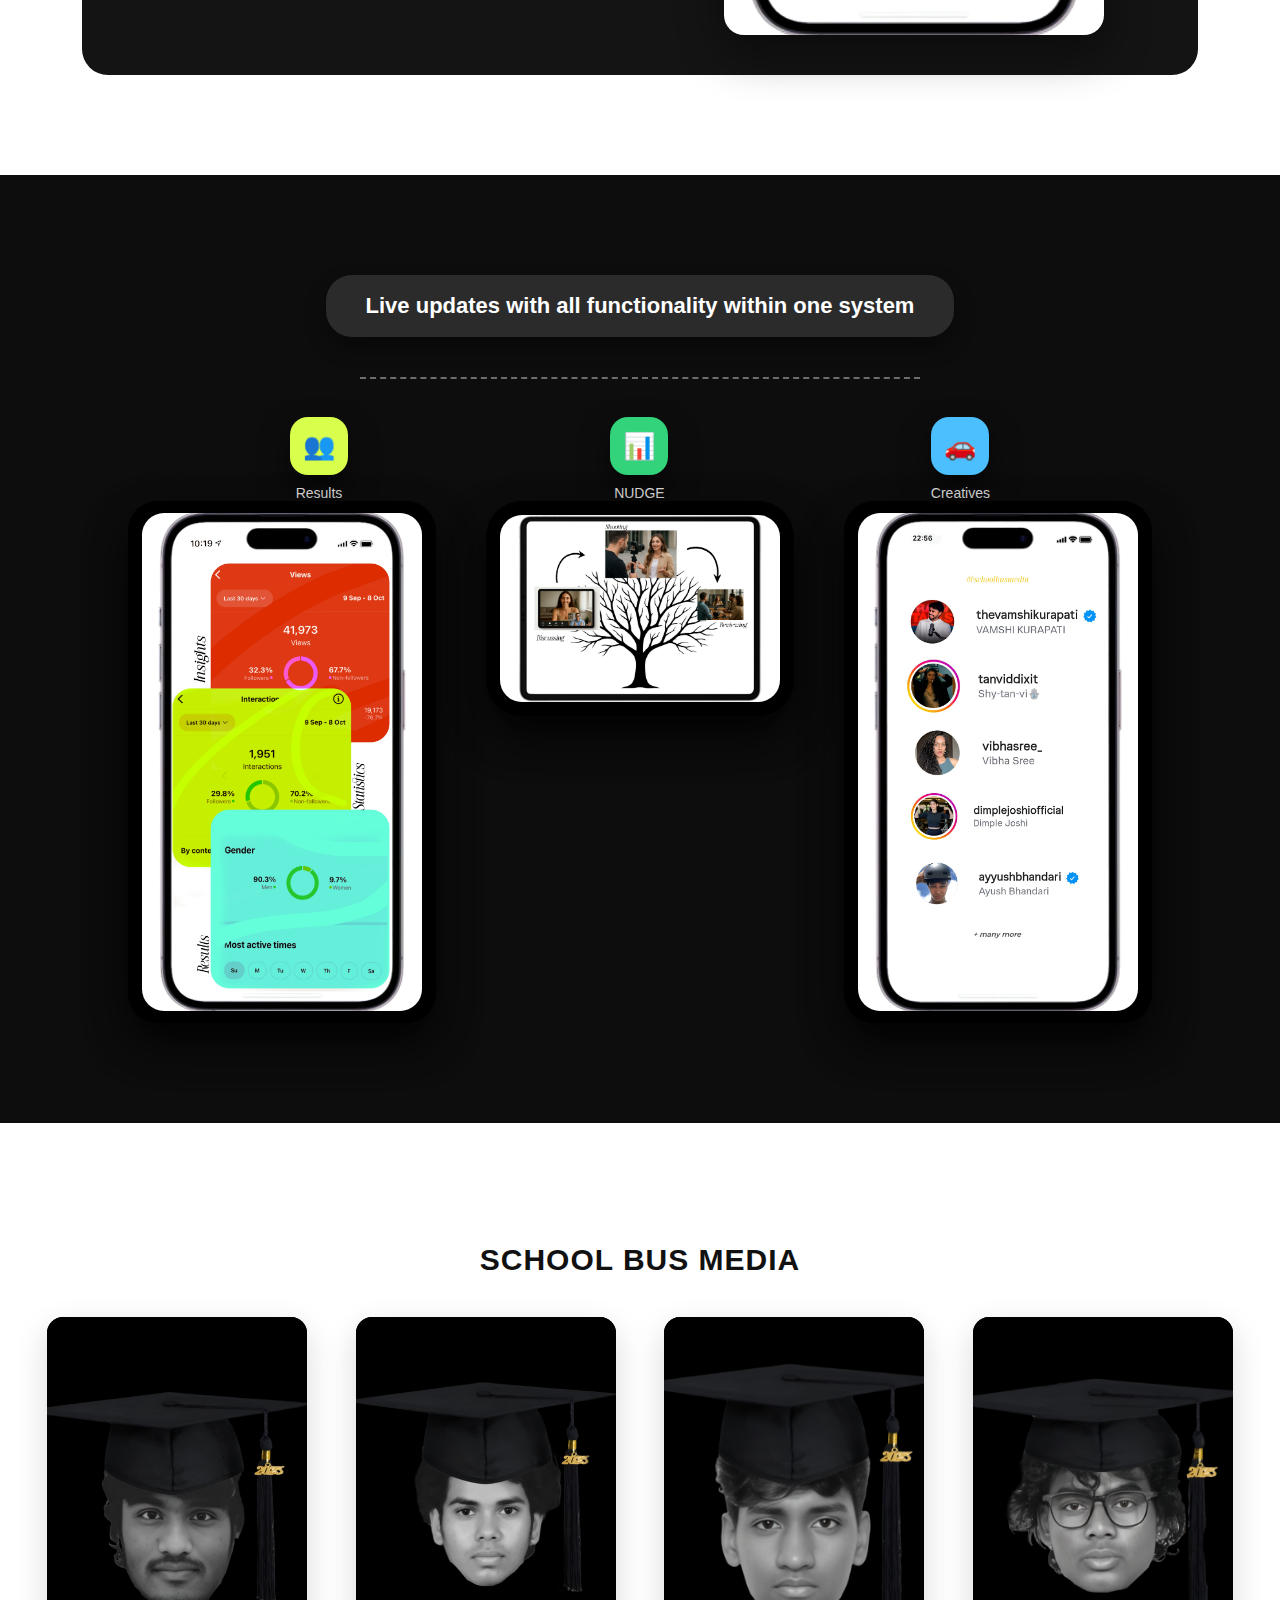
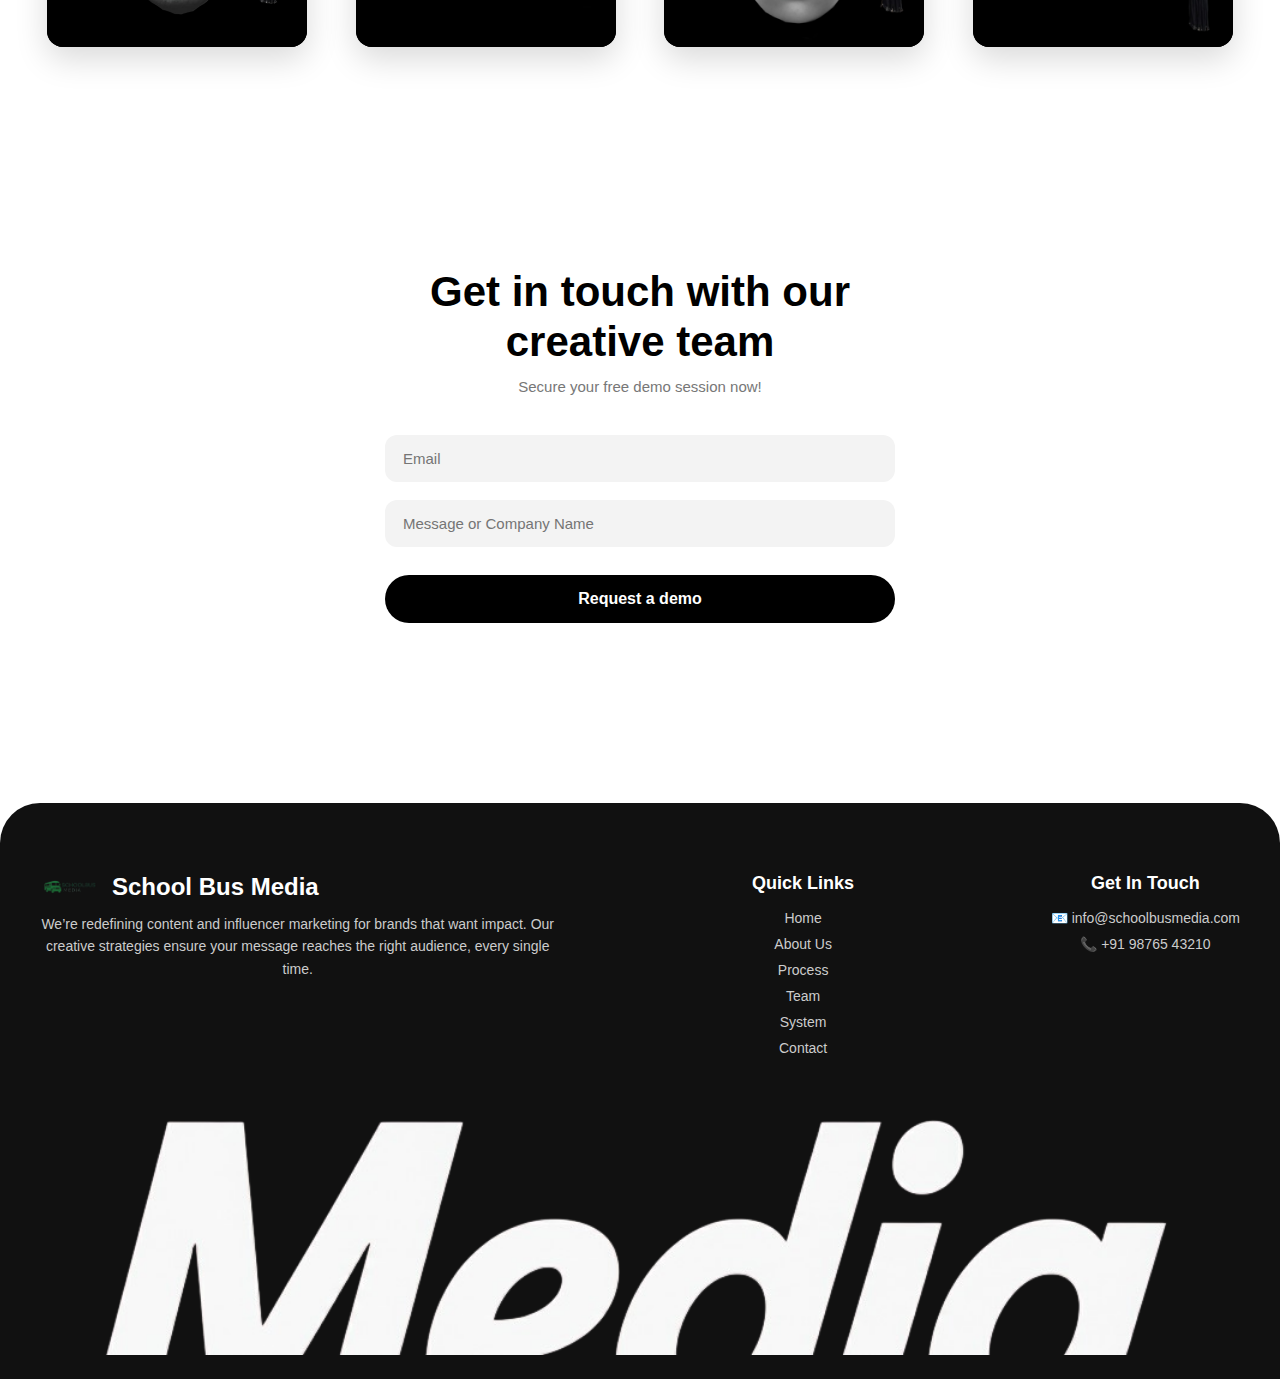
<file: 2.html>
<!DOCTYPE html>
<html lang="en">
<head>
<meta charset="UTF-8" />
<meta name="viewport" content="width=device-width, initial-scale=1.0" />
  <title>SCHOOL BUS  MEDIA</title>
  <link rel="stylesheet" href="icon.jpg">
  <link rel="icon" type="image/png" href="icon.jpg">

<style>
/* ------------------- GLOBAL ------------------- */
* {
  margin: 0;
  padding: 0;
  box-sizing: border-box;
}
body {
  font-family: "Poppins", sans-serif;
  background: #fff;
  overflow-x: hidden;
}

/* ------------------- HEADER ------------------- */
header {
  width: 100%;
  position: absolute;
  top: 0;
  left: 0;
  padding: 20px 40px;
  display: flex;
  justify-content: space-between;
  align-items: center;
  z-index: 10;
}

.logo img {
  width: 150px;
}

.btn-demo {
  padding: 10px 24px;
  border-radius: 25px;
  border: 2px solid #00c77f;
  background: white;
  color: #00c77f;
  cursor: pointer;
  font-weight: 600;
  transition: all 0.3s ease;
}
.btn-demo:hover {
  background: #00c77f;
  color: #fff;
}

/* ------------------- HERO ------------------- */
.hero {
  width: 100%;
  height: 100vh;
  position: relative;
  display: flex;
  align-items: center;
  justify-content: center;
}

.hero-bg {
  position: absolute;
  inset: 0;
  width: 100%;
  height: 100%;
  overflow: hidden;
}

.tilt-card {
  width: 100%;
  height: 100%;
  transform-style: preserve-3d;
  transition: transform 0.2s ease-out;
  cursor: pointer;
}

.tilt-card img {
  width: 100%;
  height: 100%;
  object-fit: cover;
  pointer-events: none;
}

.hero-content {
  position: absolute;
  text-align: center;
  color: #000;
}

.hero h1 {
  font-size: 60px;
  font-weight: 800;
  line-height: 1.1;
}

.btn-started {
  margin-top: 20px;
  background: black;
  color: white;
  padding: 14px 40px;
  border-radius: 40px;
  border: none;
  cursor: pointer;
  font-size: 18px;
  font-weight: 600;
  transition: all 0.3s ease;
}
.btn-started:hover {
  background: #333;
}

/* ------------------- MOBILE ------------------- */
@media (max-width: 768px) {
  header {
    padding: 15px 20px;
  }
  .hero h1 {
    font-size: 34px;
  }
}

.value-add {
  width: 100%;
  padding: 80px 20px;
  background-image: url("2.png");
  background-size: cover;
  background-position: center;
  border-radius: 40px;
  display: flex;
  justify-content: center;
}

.va-container {
  width: 90%;
  display: flex;
  align-items: center;
  justify-content: center;
  gap: 60px;
  flex-wrap: wrap;
}


/* Left image */
.va-person img {
  width: 320px;
  height: 420px;
  object-fit: cover;
  border-radius: 14px;
  animation: floatImage 4s ease-in-out infinite;
}

@keyframes floatImage {
  0% { transform: translateY(0px); }
  50% { transform: translateY(-14px); }
  100% { transform: translateY(0px); }
}


/* RIGHT CARDS */
.va-stats {
  display: grid;
  grid-template-columns: repeat(2, 1fr);
  gap: 22px;
}

.va-card {
  padding: 25px 28px;
  border-radius: 12px;
  font-family: "Poppins";
  text-align: center;
  font-weight: 600;
  box-shadow: 0 12px 30px rgba(0, 0, 0, 0.15);
  transition: transform 0.3s ease;
}

/* FLOAT ANIMATION */
.float {
  animation: cardFloat 3s ease-in-out infinite;
}

.float.slow {
  animation: cardFloat 4.5s ease-in-out infinite;
}

@keyframes cardFloat {
  0% { transform: translateY(0px); }
  50% { transform: translateY(-12px); }
  100% { transform: translateY(0px); }
}


/* COLORS */
.yellow { background: #F9FF4B; color: #000; }
.white  { background: #fff; color: #000; }
.green  { background: #74E44A; color: #000; grid-column: span 2; }
.blue   { background: #4CBFFF; color: #000; }
.orange { background: #FF6B1A; color: #fff; }


/* RESPONSIVE */
@media (max-width: 900px) {
  .va-container { flex-direction: column; }
  .va-person img { width: 260px; height: 340px; }
}

@media (max-width: 600px) {
  .va-stats { grid-template-columns: 1fr; }
  .green { grid-column: span 1; }
}
.about-section {
  padding: 100px 20px;
  text-align: center;
  max-width: 900px;
  margin: auto;
}

.about-section h1 {
  font-size: 52px;
  font-weight: 700;
  margin-bottom: 20px;
  color: #000;
}

.about-section p {
  font-size: 17px;
  color: #333;
  max-width: 750px;
  margin: auto;
  line-height: 1.6;
}

/* CARD */
.about-card {
  margin: 60px auto 0;
  width: 85%;
  max-width: 1000px;
  height: 460px;
  border-radius: 25px;
  overflow: hidden;
  position: relative;
  transform: translateY(40px);
  opacity: 0;
}

.about-card img {
  width: 100%;
  height: 100%;
  object-fit: cover;
}

/* DARK GRADIENT OVERLAY */
.card-overlay {
  position: absolute;
  inset: 0;
  background: linear-gradient(
    to top,
    rgba(0,0,0,0.6),
    rgba(0,0,0,0)
  );
  z-index: 1;
}

/* TEXT INSIDE CARD */
.card-text {
  position: absolute;
  left: 40px;
  bottom: 40px;
  z-index: 2;
  text-align: left;
}

.card-text span {
  font-size: 14px;
  font-weight: 600;
  color: #d8ff49;
  letter-spacing: 1px;
}

.card-text h2 {
  font-size: 32px;
  font-weight: 700;
  color: #fff;
  margin-top: 10px;
}

/* ---------- SMOOTH FADE-UP ANIMATION (LIKE VIDEO) ---------- */

.fade-up {
  opacity: 0;
  transform: translateY(40px);
  transition: 0.8s ease-out;
}

.fade-up.visible {
  opacity: 1;
  transform: translateY(0);
}

.delay-1 { transition-delay: 0.2s; }
.delay-2 { transition-delay: 0.4s; }

/* -------- MOBILE -------- */
@media (max-width: 900px) {
  .about-section h1 {
    font-size: 40px;
  }
  .about-card {
    height: 360px;
  }
  .card-text {
    left: 25px;
    bottom: 25px;
  }
  .card-text h2 {
    font-size: 26px;
  }
}

@media (max-width: 600px) {
  .about-section h1 {
    font-size: 32px;
  }
  .about-card {
    width: 100%;
    height: 300px;
  }
  .card-text h2 {
    font-size: 22px;
  }
}
/* --- Tabs wrapper --- */
.nav-tabs {
  display: flex;
  justify-content: center;
  background: #141414;
  border-radius: 50px;
  margin: 60px auto 30px;
  overflow: hidden;
  width: 90%;
  max-width: 600px;
}

.nav-tabs .tab {
  flex: 1;
  text-align: center;
  padding: 14px 0;
  font-weight: 500;
  color: #bbbbbb;
  cursor: pointer;
  transition: all 0.3s ease;
  font-size: 14px;
}

.nav-tabs .tab.active {
  background: #32d37a;
  color: #000;
  font-weight: 600;
  border-radius: 50px;
}

/* --- Tab content layout --- */
.tab-content {
  display: none;
  width: 90%;
  max-width: 1200px;
  margin: 0 auto 60px;
  background: #141414;
  border-radius: 24px;
  padding: 40px;
  gap: 32px;
  align-items: center;
  transform: translateY(20px);
  opacity: 0;
}

.tab-content.active {
  display: flex;
  flex-wrap: wrap;
  opacity: 1;
  transform: translateY(0);
  animation: fadeSlideIn 0.5s ease-out;
}

/* Fade + slide effect when switching */
@keyframes fadeSlideIn {
  from {
    opacity: 0;
    transform: translateY(22px);
  }
  to {
    opacity: 1;
    transform: translateY(0);
  }
}

/* Left column: features */
.features {
  flex: 1 1 320px;
  padding-right: 20px;
}

.feature-item {
  display: flex;
  gap: 14px;
  margin-bottom: 20px;
  align-items: flex-start;
  opacity: 0;
  transform: translateY(15px);
  animation: featureFade 0.5s ease-out forwards;
}

.feature-item:nth-child(1) { animation-delay: 0.08s; }
.feature-item:nth-child(2) { animation-delay: 0.16s; }
.feature-item:nth-child(3) { animation-delay: 0.24s; }
.feature-item:nth-child(4) { animation-delay: 0.32s; }
.feature-item:nth-child(5) { animation-delay: 0.40s; }

@keyframes featureFade {
  to {
    opacity: 1;
    transform: translateY(0);
  }
}

.icon-box {
  width: 42px;
  height: 42px;
  border-radius: 12px;
  background: #1f1f1f;
  display: flex;
  align-items: center;
  justify-content: center;
  font-size: 20px;
}

.feature-item h3 {
  color: #ffffff;
  font-size: 15px;
  font-weight: 500;
}

/* Right column: image */
.image-box {
  flex: 1 1 320px;
  display: flex;
  justify-content: center;
  align-items: center;
}

.image-box img {
  width: 100%;
  max-width: 380px;
  border-radius: 22px;
  object-fit: cover;
  box-shadow: 0 18px 45px rgba(0, 0, 0, 0.45);
  animation: floatImg 4s ease-in-out infinite;
}

/* Soft floating motion on image */
@keyframes floatImg {
  0% { transform: translateY(0); }
  50% { transform: translateY(-10px); }
  100% { transform: translateY(0); }
}

/* --- System section (devices row) --- */
.system-section {
  text-align: center;
  padding: 100px 20px;
  background-color: #0d0d0d;
  display: flex;
  flex-direction: column;
  align-items: center;
  gap: 70px;
}

.title-box {
  background: #2b2b2b;
  padding: 16px 32px;
  border-radius: 20px;
  font-size: 18px;
  color: #fff;
}

/* Devices row */
.devices {
  display: flex;
  align-items: flex-end;
  justify-content: center;
  flex-wrap: wrap;
  gap: 60px;
  max-width: 1200px;
  width: 100%;
  position: relative;
}

/* Each device */
.device {
  display: flex;
  flex-direction: column;
  align-items: center;
  position: relative;
  animation: floatDevice 4.5s ease-in-out infinite;
}

.device:nth-child(2) { animation-delay: 0.4s; }
.device:nth-child(3) { animation-delay: 0.8s; }

@keyframes floatDevice {
  0% { transform: translateY(0); }
  50% { transform: translateY(-12px); }
  100% { transform: translateY(0); }
}

.device img {
  width: 100%;
  max-width: 280px;
  border-radius: 26px;
  background: #111;
  box-shadow: 0 18px 45px rgba(0, 0, 0, 0.55);
}

/* Labels above devices */
.device-label {
  position: absolute;
  top: -80px;
  display: flex;
  flex-direction: column;
  align-items: center;
  gap: 8px;
}

.device-label span {
  background: #222;
  padding: 9px 20px;
  border-radius: 12px;
  font-size: 13px;
  color: #fff;
}

/* Icon pill */
.icon.pill {
  width: 26px;
  height: 26px;
  border-radius: 8px;
  display: flex;
  align-items: center;
  justify-content: center;
  font-size: 15px;
  color: #000;
}

.icon.pill.yellow { background: #c6ff4d; }
.icon.pill.green  { background: #00c77f; }
.icon.pill.blue   { background: #3bb2ff; }

/* Vertical dotted connectors */
.connector {
  position: absolute;
  top: -60px;
  width: 2px;
  height: 60px;
  border-left: 2px dotted rgba(255, 255, 255, 0.4);
}

/* Horizontal dotted line across */
.devices::before {
  content: "";
  position: absolute;
  top: -60px;
  left: 10%;
  width: 80%;
  border-top: 2px dotted rgba(255, 255, 255, 0.4);
}

/* --- Responsive --- */
@media (max-width: 900px) {
  .tab-content {
    flex-direction: column;
    padding: 30px 24px;
  }
  .features {
    padding-right: 0;
  }
  .image-box {
    order: -1;
    margin-bottom: 20px;
  }
}

@media (max-width: 768px) {
  .system-section {
    padding: 70px 20px;
  }
  .devices {
    flex-direction: column;
    gap: 90px;
  }
  .devices::before,
  .connector {
    display: none;
  }
  .device img {
    max-width: 260px;
  }
  .device-label {
    top: -70px;
  }
}
        /* --- Section Background --- */
.system-section {
  background: #0d0d0d;
  padding: 80px 20px 100px;
  color: #fff;
  text-align: center;
}

/* --- Wrapper --- */
.system-wrapper {
  max-width: 1200px;
  margin: 0 auto;
}

/* --- Title Bubble --- */
.system-title {
  display: inline-block;
  padding: 18px 40px;
  background: #2b2b2b;
  border-radius: 26px;
  font-size: 22px;
  font-weight: 600;
  margin-bottom: 40px;
  box-shadow: 0 10px 20px rgba(0,0,0,0.4);
}

/* --- Top icons row with dotted connector --- */
.system-top-icons {
  display: flex;
  justify-content: space-between;
  align-items: flex-start;
  margin: 0 auto 50px;
  max-width: 700px;
  position: relative;
  padding-top: 40px;
}

/* dotted line */
.system-top-icons::before {
  content: "";
  position: absolute;
  top: 0;
  left: 10%;
  right: 10%;
  border-top: 2px dashed rgba(255,255,255,0.4);
}

.icon-block {
  display: flex;
  flex-direction: column;
  align-items: center;
}

.icon-box {
  width: 58px;
  height: 58px;
  border-radius: 18px;
  display: flex;
  justify-content: center;
  align-items: center;
  font-size: 26px;
  color: #000;
  margin-bottom: 10px;
  box-shadow: 0 15px 30px rgba(0,0,0,0.5);
}

.yellow { background: #d8ff4c; }
.green  { background: #32d37a; }
.blue   { background: #4cbfff; }

.icon-block p {
  font-size: 14px;
  color: #dcdcdc;
}

/* --- 3 Columns layout --- */
.system-columns {
  display: grid;
  grid-template-columns: repeat(3, 1fr);
  gap: 50px;
}

/* Device styling */
.device {
  padding: 12px;
  background: #000;
  border-radius: 30px;
  box-shadow: 0 20px 40px rgba(0,0,0,0.65);
  animation: float 4.5s ease-in-out infinite;
}

.device img {
  width: 100%;
  display: block;
  border-radius: 22px;
}

.device.tablet {
  padding: 14px;
  border-radius: 36px;
}

@keyframes float {
  0% { transform: translateY(0); }
  50% { transform: translateY(-14px); }
  100% { transform: translateY(0); }
}

/* --- Responsive --- */
@media (max-width: 900px) {
  .system-columns {
    grid-template-columns: 1fr;
    gap: 40px;
  }

  .system-top-icons {
    max-width: 450px;
  }
}

@media (max-width: 600px) {
  .system-title {
    font-size: 18px;
    padding: 14px 25px;
  }

  .icon-box {
    width: 48px;
    height: 48px;
    font-size: 22px;
  }
}
/* ===== MAIN WRAPPER ===== */
.team-gallery {
  max-width: 1250px;
  margin: 100px auto;
  padding: 20px;
  text-align: center;
}

.team-gallery h2 {
  font-size: 30px;
  font-weight: 700;
  margin-bottom: 40px;
  letter-spacing: 1px;
  color: #111;
}

/* ===== GRID ===== */
.team-grid {
  display: grid;
  grid-template-columns: repeat(auto-fit, minmax(260px, 1fr));
  gap: 25px;
  justify-items: center;
}

/* ===== CARD ===== */
.team-card {
  position: relative;
  width: 260px;
  height: 330px;
  border-radius: 16px;
  overflow: hidden;
  background: #000;
  cursor: pointer;
  box-shadow: 0 12px 32px rgba(0,0,0,0.15);
  transition: transform 0.35s ease, box-shadow 0.3s ease;
}

.team-card:hover {
  transform: translateY(-10px);
  box-shadow: 0 20px 40px rgba(0,0,0,0.25);
}

.team-card img {
  width: 100%;
  height: 100%;
  object-fit: cover;
  transition: 0.45s ease;
}

.team-card:hover img {
  transform: scale(1.08);
  filter: brightness(0.4);
}

/* ===== OVERLAY CONTENT ===== */
.team-info {
  position: absolute;
  inset: 0;
  padding: 22px;
  display: flex;
  flex-direction: column;
  justify-content: flex-end;
  text-align: left;
  color: #fff;
  opacity: 0;
  transition: opacity 0.45s ease;
}

.team-card:hover .team-info {
  opacity: 1;
}

.team-info h3 {
  font-size: 17px;
  font-weight: 600;
  color: #00ff88;
  margin-bottom: 4px;
}

.team-info h4 {
  font-size: 16px;
  margin-bottom: 10px;
}

.team-info p {
  font-size: 13px;
  line-height: 1.5;
  color: #ddd;
}

/* ===== MOBILE ===== */
@media (max-width: 480px) {
  .team-card {
    width: 100%;
    height: 290px;
  }
}
/* -------------------- FOOTER -------------------- */
.footer {
  background: #111;
  color: #fff;
  padding: 70px 20px 20px;
  margin-top: 80px;
  border-radius: 40px 40px 0 0;
}

.footer-container {
  max-width: 1200px;
  margin: auto;
  display: flex;
  justify-content: space-between;
  flex-wrap: wrap;
  gap: 40px;
}

.footer-about {
  flex: 1 1 280px;
}

.footer-logo {
  display: flex;
  align-items: center;
  gap: 12px;
  margin-bottom: 12px;
}

.footer-logo img {
  width: 60px;
  height: auto;
}

.footer-about p {
  font-size: 14px;
  line-height: 1.6;
  color: #ccc;
}

.footer-links {
  flex: 1 1 180px;
}

.footer-links h3,
.footer-contact h3 {
  margin-bottom: 16px;
  font-size: 18px;
  font-weight: 600;
}

.footer-links ul,
.footer-contact ul {
  list-style: none;
}

.footer-links li,
.footer-contact li {
  margin-bottom: 10px;
  font-size: 14px;
  color: #ccc;
}

.footer-links a {
  text-decoration: none;
  color: #ccc;
  transition: 0.3s;
}

.footer-links a:hover {
  color: #32d37a;
}

/* Social icons */
.footer-social {
  display: flex;
  gap: 12px;
  margin-top: 14px;
}

.social {
  width: 34px;
  height: 34px;
  border-radius: 50%;
  background: #222;
  display: inline-block;
  position: relative;
  transition: 0.3s;
}

.social:hover {
  background: #32d37a;
}

/* Footer bottom */
.footer-bottom {
  text-align: center;
  margin-top: 40px;
  border-top: 1px solid #222;
  padding-top: 20px;
}

.footer-bottom p {
  font-size: 13px;
  color: #aaa;
}

.footer-bottom span {
  color: #32d37a;
}

.footer-bottom a {
  font-size: 13px;
  color: #999;
  margin-left: 10px;
  text-decoration: none;
}

.footer-bottom a:hover {
  color: #32d37a;
}

/* Responsive */
@media (max-width: 768px) {
  .footer {
    padding: 60px 20px 20px;
  }
  .footer-container {
    flex-direction: column;
    text-align: left;
  }
}
/* CONTACT SECTION */
.contact-section {
  text-align: center;
  padding: 100px 20px;
  max-width: 550px;
  margin: auto;
}

.contact-section h1 {
  font-size: 42px;
  font-weight: 800;
  color: #000;
  line-height: 1.2;
  margin-bottom: 10px;
}

.contact-section p {
  font-size: 15px;
  color: #777;
  margin-bottom: 40px;
}

/* FORM */
.contact-form {
  display: flex;
  flex-direction: column;
  gap: 18px;
}

.contact-form input {
  width: 100%;
  padding: 15px 18px;
  border-radius: 12px;
  background: #f3f3f3;
  border: none;
  outline: none;
  font-size: 15px;
  transition: 0.3s;
}

.contact-form input:focus {
  background: #fff;
  box-shadow: 0 0 0 2px #00c77f;
}

.contact-form button {
  margin-top: 10px;
  background: #000;
  color: #fff;
  padding: 15px;
  font-size: 16px;
  font-weight: 600;
  border-radius: 30px;
  cursor: pointer;
  border: none;
  transition: 0.3s;
}

.contact-form button:hover {
  background: #00c77f;
  color: #000;
}

/* MOBILE */
@media (max-width: 480px) {
  .contact-section h1 {
    font-size: 32px;
  }
}
/* =======================================================
   VALUE ADD — MOBILE REDESIGN (MATCHES YOUR SCREENSHOT)
   ======================================================= */
@media (max-width: 768px) {

  /* SECTION BACKGROUND */
  .value-add {
    width: 100%;
    padding: 0;
    background-size: cover;
    background-position: center;
    border-radius: 0;
  }

  /* CENTER STACK LAYOUT */
  .va-container {
    width: 100%;
    padding: 0px;
    display: flex;
    flex-direction: column;
    align-items: center;
  }

  /* STACK VERTICAL CARDS */
  .va-stats {
    width: 100%;
    display: flex;
    flex-direction: column;
    gap: 60px;       /* identical space as screenshot */
    padding: 0 20px;
    margin-top: 40px;
  }

  /* CARD STYLE */
  .va-card {
    width: 92%;
    padding: 50px 28px;
    border-radius: 40px;
    box-shadow: none;
    text-align: left;
    animation: none !important;
  }

  /* CARD TITLE */
  .va-card h2 {
    font-size: 45px;
    font-weight: 800;
    margin-bottom: 6px;
    color: #000;
  }

  /* CARD SUBTEXT */
  .va-card p {
    font-size: 16px;
    color: #333;
    margin-top: 4px;
    max-width: 80%;
    line-height: 1.4;
  }

  /* EXACT COLORS FROM SCREENSHOT */
  .blue { background: #58baff !important; color: #000; }
  .yellow { background: #d8ff49 !important; color: #000; }
  .green { background: #d8ff49 !important; color: #000; text-align:center; }
  .white { background: #ffffff !important; color: #000; }
  .orange { background: #ff6b1a !important; color: #fff; }

  /* REMOVE FLOATING ANIMATIONS */
  .float, .float.slow {
    animation: none !important;
  }
}
/* ========================================== */
/*                TAB SECTION                 */
/* ========================================== */
.full-tab-section {
  padding: 60px 20px;
}

/* Navigation Tabs */
.nav-tabs {
  display: flex;
  justify-content: center;
  background: #141414;
  border-radius: 50px;
  margin: 0 auto 40px;
  width: 90%;
  max-width: 600px;
  padding: 6px;
}

.nav-tabs .tab {
  flex: 1;
  text-align: center;
  padding: 12px 0;
  font-size: 15px;
  cursor: pointer;
  color: #888;
  border-radius: 40px;
  transition: 0.3s;
}

.nav-tabs .tab.active {
  background: #32d37a;
  color: #000;
  font-weight: 600;
}

/* Tab Content Layout */
.tab-content {
  display: none;
  background: #141414;
  padding: 40px;
  border-radius: 26px;
  margin-bottom: 40px;
  align-items: center;
  gap: 40px;
}

.tab-content.active {
  display: flex;
}

/* Features list */
.features {
  flex: 1;
}

.feature-item {
  display: flex;
  align-items: flex-start;
  gap: 14px;
  margin-bottom: 20px;
}

.icon-box {
  width: 45px;
  height: 45px;
  background: #222;
  border-radius: 14px;
  display: flex;
  align-items: center;
  justify-content: center;
  font-size: 22px;
  color: white;
}

.feature-item h3 {
  font-size: 15px;
  color: white;
  line-height: 1.4;
}

/* Right image */
.image-box {
  flex: 1;
  display: flex;
  justify-content: center;
}

.image-box img {
  width: 100%;
  max-width: 380px;
  border-radius: 20px;
}



/* ========================================== */
/*            SYSTEM SECTION                  */
/* ========================================== */

.system-section {
  background: #0d0d0d;
  padding: 100px 20px;
  color: #fff;
  text-align: center;
}

.system-title {
  background: #2b2b2b;
  padding: 18px 40px;
  border-radius: 26px;
  display: inline-block;
  font-size: 22px;
  font-weight: 600;
  margin-bottom: 40px;
}

.system-top-icons {
  display: flex;
  justify-content: space-between;
  max-width: 700px;
  margin: auto;
  padding-top: 40px;
  position: relative;
}

.system-top-icons::before {
  content: "";
  position: absolute;
  top: 0;
  left: 10%;
  right: 10%;
  border-top: 2px dashed rgba(255,255,255,0.4);
}

.icon-block {
  display: flex;
  flex-direction: column;
  align-items: center;
}

.icon-box {
  width: 58px;
  height: 58px;
  border-radius: 18px;
  display: flex;
  justify-content: center;
  align-items: center;
  margin-bottom: 10px;
  font-size: 26px;
}

.yellow { background: #d8ff4c; }
.green  { background: #32d37a; }
.blue   { background: #4cbfff; }



/* ========================================== */
/*           MOBILE RESPONSIVE                */
/* ========================================== */
@media (max-width: 768px) {

  .nav-tabs {
    padding: 4px;
    margin-bottom: 20px;
  }

  .tab-content {
    flex-direction: column;
    padding: 30px 24px;
  }

  .image-box img {
    max-width: 300px;
  }

  .system-top-icons {
    gap: 20px;
  }

  .system-top-icons::before {
    display: none;
  }
}
/* Hide mobile version on desktop */
.system-mobile {
  display: none;
}

/* --- MOBILE RESPONSIVE --- */
@media (max-width: 768px) {

  /* hide desktop 3-columns + desktop icons */
  .system-columns,
  .system-top-icons {
    display: none !important;
  }

  /* enable mobile stacked */
  .system-mobile {
    display: flex;
    flex-direction: column;
    gap: 80px;
    margin-top: 50px;
    align-items: center;
  }

  .system-block {
    display: flex;
    flex-direction: column;
    align-items: center;
    gap: 18px;
  }

  .icon-box {
    width: 80px;
    height: 80px;
    border-radius: 22px;
    display: flex;
    align-items: center;
    justify-content: center;
    font-size: 34px;
    color: #000;
    box-shadow: 0px 10px 30px rgba(0,0,0,0.5);
  }

  .yellow { background: #d8ff49; }
  .green  { background: #32d37a; }
  .blue   { background: #4cbfff; }

  .label {
    font-size: 15px;
    color: white;
  }

  .dotted-line {
    width: 2px;
    height: 60px;
    background-image: linear-gradient(
      to bottom,
      rgba(255,255,255,0.5) 50%,
      rgba(255,255,255,0) 50%
    );
    background-size: 2px 12px;
  }

  .mobile-device {
    width: 85%;
    max-width: 340px;
    border-radius: 22px;
    box-shadow: 0px 18px 45px rgba(0,0,0,0.6);
  }
}
/* Desktop grid remains same */
.desktop-only {
  display: grid;
}

/* MOBILE SLIDER */
.team-slider {
  display: none; /* hidden on desktop */
}

/* MOBILE RESPONSIVE */
@media (max-width: 768px) {

  .desktop-only {
    display: none !important;
  }

  .team-slider {
    display: flex;
    gap: 20px;
    overflow-x: scroll;
    scroll-snap-type: x mandatory;
    padding: 10px;
    scroll-behavior: smooth;
    -webkit-overflow-scrolling: touch;
  }

  /* Auto slider smooth effect */
  .team-slider::-webkit-scrollbar {
    display: none;
  }

  .team-card {
    flex: 0 0 80%;
    max-width: 80%;
    height: auto;
    border-radius: 18px;
    overflow: hidden;
    scroll-snap-align: center;
    background: #000;
    box-shadow: 0px 10px 30px rgba(0,0,0,0.5);
  }

  .team-card img {
    width: 100%;
    height: 300px;
    object-fit: cover;
  }

  .team-info {
    padding: 18px;
    color: white;
    text-align: left;
  }

  .team-info h3 {
    font-size: 15px;
    color: #00ff88;
    margin-bottom: 6px;
  }

  .team-info h4 {
    font-size: 18px;
    margin-bottom: 8px;
  }

  .team-info p {
    font-size: 14px;
    color: #dcdcdc;
    line-height: 1.5;
  }
}

.footer-big-logo img {
  height: 100%;
  width: 100%;
margin-left: 50px;
  object-fit: cover;
  margin-top:-20;
}



</style>
</head>

<body>

<!-- ---------------- HEADER ---------------- -->
<header>
  <div class="logo">
    <img src="logo r.png" alt="SchoolBus Media">
  </div>

  <button class="btn-demo">Request a demo</button>
</header>

<!-- ---------------- HERO SECTION ---------------- -->
<section id="home" class="hero">

  <div class="hero-bg">
    <div class="tilt-card" id="tilt">
      <img src="3d.png" />
    </div>
  </div>

  <div class="hero-content">
    <h1>Standardizing<br>Content Marketing</h1>
    <button class="btn-started">Get started</button>
  </div>

</section>

<section id="about" class="value-add">
  <div class="va-container">



    <div class="va-stats">

      <div class="va-card yellow float">
        <h2>300+</h2>
        <p>Creatives Collaborated</p>
      </div>

      <div class="va-card white float">
        <h2>180+</h2>
        <p>Small and Big Brands Worked With!</p>
      </div>

      <div class="va-card green float slow">
        <h2>VALUE ADD</h2>
      </div>

      <div class="va-card blue float">
        <h2>100+</h2>
        <p>Million Views</p>
      </div>

      <div class="va-card orange float slow">
        <h2>65+</h2>
        <p>Team Staff</p>
      </div>

    </div>
  </div>
</section>

<section id="process" class="about-section">

  <h1 class="fade-up">WE’RE NOT A SOCIAL MEDIA CHOR</h1>

  <p class="fade-up delay-1">
    School Bus Media is a leading influencer and content marketing company connecting brands with the right audiences 
    through impactful storytelling. We empower businesses with creative marketing solutions that drive engagement and 
    growth while helping influencers secure meaningful collaborations, creating a balanced ecosystem of innovation, 
    visibility, and authentic brand communication.
  </p>

  <div class="about-card fade-up delay-2">
    <img src="2.png" alt="Delivery system image">

    <div class="card-overlay"></div>

    <div class="card-text">
      <span>Discover now</span>
      <h2>How the delivery<br>system works</h2>
    </div>
  </div>

</section >
<!-- ============================ -->
<!--         TAB SECTION          -->
<!-- ============================ -->
<section class="full-tab-section">

  <!-- Navigation Tabs -->
  <div class="nav-tabs">
    <div class="tab active" data-index="0">Results</div>
    <div class="tab" data-index="1">NUDGE</div>
    <div class="tab" data-index="2">Creatives</div>
  </div>

  <!-- TAB 1 -->
  <div class="tab-content active">
    <div class="features">
      <div class="feature-item">
        <div class="icon-box">📦</div>
        <h3>Identifying influencers matching the brand’s vibe.</h3>
      </div>

      <div class="feature-item">
        <div class="icon-box">🔄</div>
        <h3>Getting insights and stats of the influencer.</h3>
      </div>

      <div class="feature-item">
        <div class="icon-box">📊</div>
        <h3>Informing influencers about the brand.</h3>
      </div>

      <div class="feature-item">
        <div class="icon-box">🧾</div>
        <h3>Discussing promotions and understanding narratives.</h3>
      </div>

      <div class="feature-item">
        <div class="icon-box">🗺️</div>
        <h3>Aligning influencer and brand on the same page.</h3>
      </div>
    </div>

    <div class="image-box">
      <img src="Creatives.jpg" alt="Driver App Screenshot">
    </div>
  </div>

  <!-- TAB 2 -->
  <div class="tab-content">
    <div class="features">
      <div class="feature-item"><div class="icon-box">📍</div><h3>Understanding marketing objectives.</h3></div>
      <div class="feature-item"><div class="icon-box">📦</div><h3>Aligning narratives with influencers.</h3></div>
      <div class="feature-item"><div class="icon-box">📈</div><h3>Creating content creatively.</h3></div>
      <div class="feature-item"><div class="icon-box">🔁</div><h3>Adding personal touch for authenticity.</h3></div>
      <div class="feature-item"><div class="icon-box">🚚</div><h3>Finalizing all elements together.</h3></div>
    </div>

    <div class="image-box">
      <img src="NUDGE.jpg" alt="Dashboard Screenshot">
    </div>
  </div>

  <!-- TAB 3 -->
  <div class="tab-content">
    <div class="features">
      <div class="feature-item"><div class="icon-box">✉️</div><h3>Brand reaches millions through campaigns.</h3></div>
      <div class="feature-item"><div class="icon-box">🎨</div><h3>Setting marketing standards.</h3></div>
      <div class="feature-item"><div class="icon-box">📦</div><h3>Using Instagram collab features.</h3></div>
      <div class="feature-item"><div class="icon-box">💳</div><h3>Providing post-campaign insights.</h3></div>
      <div class="feature-item"><div class="icon-box">📍</div><h3>Building long-term relationships.</h3></div>
    </div>

    <div class="image-box">
      <img src="Creatives.jpg" alt="Customer Portal Screenshot">
    </div>
  </div>


</section>






<script>
const tabs = document.querySelectorAll(".nav-tabs .tab");
const tabContents = document.querySelectorAll(".tab-content");

tabs.forEach(tab => {
  tab.addEventListener("click", () => {
    document.querySelector(".tab.active").classList.remove("active");
    tab.classList.add("active");

    const index = tab.dataset.index;
    document.querySelector(".tab-content.active").classList.remove("active");
    tabContents[index].classList.add("active");
  });
});
</script>

<section class="system-section">
  <div class="system-wrapper">

    <!-- Title -->
    <div id="system" class="system-title">
      Live updates with all functionality within one system
    </div>

    <!-- DESKTOP ICONS (unchanged) -->
    <div class="system-top-icons">
      <div class="icon-block">
        <div class="icon-box yellow">👥</div>
        <p>Results</p>
      </div>

      <div class="icon-block">
        <div class="icon-box green">📊</div>
        <p>NUDGE</p>
      </div>

      <div class="icon-block">
        <div class="icon-box blue">🚗</div>
        <p>Creatives</p>
      </div>
    </div>

    <!-- MOBILE STACKED VERSION -->
    <div class="system-mobile">

      <!-- Block 1 -->
      <div class="system-block">
        <div class="icon-box yellow">👥</div>
        <p class="label">Results</p>

        <div class="dotted-line"></div>

        <img class="mobile-device" src="Results.jpg" alt="Results">
      </div>

      <!-- Block 2 -->
      <div class="system-block">
        <div class="icon-box green">📊</div>
        <p class="label">NUDGE</p>

        <div class="dotted-line"></div>

        <img class="mobile-device" src="NUDGE.jpg" alt="Dashboard">
      </div>

      <!-- Block 3 -->
      <div class="system-block">
        <div class="icon-box blue">🚗</div>
        <p class="label">Creatives</p>

        <div class="dotted-line"></div>

        <img class="mobile-device" src="Creatives.jpg" alt="Creatives">
      </div>

    </div>

    <!-- DESKTOP 3 COLUMNS (original) -->
    <div class="system-columns">

      <div class="sys-col">
        <div class="device">
          <img src="Results.jpg" alt="Consumer Portal">
        </div>
      </div>

      <div class="sys-col">
        <div class="device tablet">
          <img src="NUDGE.jpg" alt="Dashboard">
        </div>
      </div>

      <div class="sys-col">
        <div class="device">
          <img src="Creatives.jpg" alt="Driver App">
        </div>
      </div>

    </div>

  </div>
</section>


<section class="team-gallery" id="team">
  <h2>SCHOOL BUS MEDIA</h2>

  <!-- MOBILE SLIDER -->
  <div class="team-slider">

    <div class="team-card">
      <img src="1.jpg" alt="Navneet - Creative Designing Lead">
      <div class="team-info">
        <h3>Creative Designing Lead</h3>
        <h4>Navneet</h4>
        <p>At SchoolBusMedia, Navneet is the master of creativity blended with attention in the times of zoned-out consumers.</p>
      </div>
    </div>

    <div class="team-card">
      <img src="2.jpg" alt="Abhiram - Research Specialist">
      <div class="team-info">
        <h3>Research & Publishing Specialist</h3>
        <h4>Abhiram</h4>
        <p>Abhiram is a student of internet trends, collecting virality formulas for your promotion.</p>
      </div>
    </div>

    <div class="team-card">
      <img src="3.jpg" alt="XYZ - Marketing Team Head">
      <div class="team-info">
        <h3>Marketing Team Head</h3>
        <h4>XYZ</h4>
        <p>XYZ captures the essence of young minds and shapes promotions that resonate deeply.</p>
      </div>
    </div>

    <div class="team-card">
      <img src="4.jpg" alt="Ajay - Content Writer">
      <div class="team-info">
        <h3>Content Writing Consultant</h3>
        <h4>Ajay</h4>
        <p>Ajay distills brand narratives into captivating content that speaks universally.</p>
      </div>
    </div>

  </div>

  <!-- DESKTOP GRID (optional, keep your old one) -->
  <div class="team-grid desktop-only">

    <div class="team-card">
      <img src="1.jpg">
      <div class="team-info"><h3>Creative Designing Lead</h3><h4>Navneet</h4><p>At SchoolBusMedia, Navneet is the master of creativity blended with attention in the times of zoned-out consumers.</p></div>
    </div>

    <div class="team-card">
      <img src="2.jpg">
      <div class="team-info"><h3>Research Specialist</h3><h4>Abhiram</h4><p>Abhiram is a student of internet trends, collecting virality formulas for your promotion.</p></div>
    </div>

    <div class="team-card">
      <img src="3.jpg">
      <div class="team-info"><h3>Marketing Team Head</h3><h4>XYZ</h4><p>XYZ captures the essence of young minds and shapes promotions that resonate deeply.</p></div>
    </div>

    <div class="team-card">
      <img src="4.jpg">
      <div class="team-info"><h3>Content Writing Consultant</h3><h4>Ajay</h4><p>Ajay distills brand narratives into captivating content that speaks universally.</p></div>
    </div>

  </div>

</section>
<script>
let slider = document.querySelector('.team-slider');

if (slider) {
  setInterval(() => {
    slider.scrollBy({
      left: slider.clientWidth,
      behavior: "smooth"
    });

    if (slider.scrollLeft + slider.clientWidth >= slider.scrollWidth) {
      slider.scrollTo({ left: 0, behavior: "smooth" });
    }
  }, 3000);
}
</script>


<section class="contact-section" id="contact">
  <h1>Get in touch with our creative team</h1>
  <p>Secure your free demo session now!</p>

  <form class="contact-form">
    <input type="email" placeholder="Email" required>
    <input type="text" placeholder="Message or Company Name" required>
    <button type="submit">Request a demo</button>
  </form>
</section>


<footer class="footer">
  <div class="footer-inner">

    <!-- TOP 3 COLUMNS -->
    <div class="footer-container">

      <!-- ABOUT -->
      <div class="footer-about" style="text-align: center;">
        <div class="footer-logo" style="text-align: center;">
          <img src="logo r.png" alt="School Bus Media Logo" >
          <h2>School Bus Media</h2>
        </div>

        <p>
          We’re redefining content and influencer marketing for brands that want
          impact. Our creative strategies ensure your message reaches the right
          audience, every single time.
        </p>
      </div>

      <!-- QUICK LINKS with Navigation -->
      <div class="footer-links" style="text-align: center;">
        <h3>Quick Links</h3>
        <ul>
          <li><a href="#home">Home</a></li>
          <li><a href="#about">About Us</a></li>
          <li><a href="#process">Process</a></li>
          <li><a href="#team">Team</a></li>
          <li><a href="#system">System</a></li>
          <li><a href="#contact">Contact</a></li>
        </ul>
      </div>

      <!-- CONTACT -->
      <div class="footer-contact" style="text-align: center; margin-bottom: 50px;">
        <h3>Get In Touch</h3>
        <ul>
          <li>📧 info@schoolbusmedia.com</li>
          <li>📞 +91 98765 43210</li>
        </ul>
      </div>

    </div>

    <!-- BIG BACKGROUND LOGO IMAGE (like screenshot) -->
    <div class="footer-big-logo">
      <!-- use your wide green text image here -->
      <img src="media1-removebg-preview.png" alt="School Bus Media">
    </div>



  </div>
</footer>






<!-- ------------------- JAVASCRIPT ------------------- -->
<script>
// 3D Tilt Effect
const card = document.getElementById("tilt");

card.addEventListener("mousemove", (e) => {
  const rect = card.getBoundingClientRect();
  const x = e.clientX - rect.left;
  const y = e.clientY - rect.top;

  const centerX = rect.width / 2;
  const centerY = rect.height / 2;

  const rotateX = ((y - centerY) / centerY) * 8;
  const rotateY = ((x - centerX) / centerX) * 8;

  card.style.transform = `
    perspective(1000px)
    rotateX(${-rotateX}deg)
    rotateY(${rotateY}deg)
    scale(1.03)
  `;
});

card.addEventListener("mouseleave", () => {
  card.style.transform = `
    perspective(1000px)
    rotateX(0deg)
    rotateY(0deg)
    scale(1)
  `;
});

// Slow lift on hover
document.querySelectorAll('.va-card').forEach(card => {
  card.addEventListener('mouseenter', () => {
    card.style.transform = "translateY(-20px) scale(1.03)";
  });

  card.addEventListener('mouseleave', () => {
    card.style.transform = "translateY(0px) scale(1)";
  });
});
// Reveal on scroll
const revealEls = document.querySelectorAll(".fade-up");

function revealOnScroll() {
  revealEls.forEach(el => {
    const rect = el.getBoundingClientRect();
    if (rect.top < window.innerHeight - 100) {
      el.classList.add("visible");
    }
  });
}

window.addEventListener("scroll", revealOnScroll);
window.addEventListener("load", revealOnScroll);


const tabs = document.querySelectorAll(".tab");
const contents = document.querySelectorAll(".tab-content");

tabs.forEach((tab, i) => {
  tab.addEventListener("click", () => {

    tabs.forEach(t => t.classList.remove("active"));
    tab.classList.add("active");

    contents.forEach(c => c.classList.remove("active"));

    void contents[i].offsetWidth; // restart animation

    contents[i].classList.add("active");
  });
});

// Smooth scroll for footer Quick Links
document.querySelectorAll('.footer-links a').forEach(link => {
  link.addEventListener('click', function (e) {
    const target = document.querySelector(this.getAttribute('href'));
    if (target) {
      e.preventDefault();
      target.scrollIntoView({ behavior: "smooth" });
    }
  });
});


</script>

</body>
</html>
</file>
